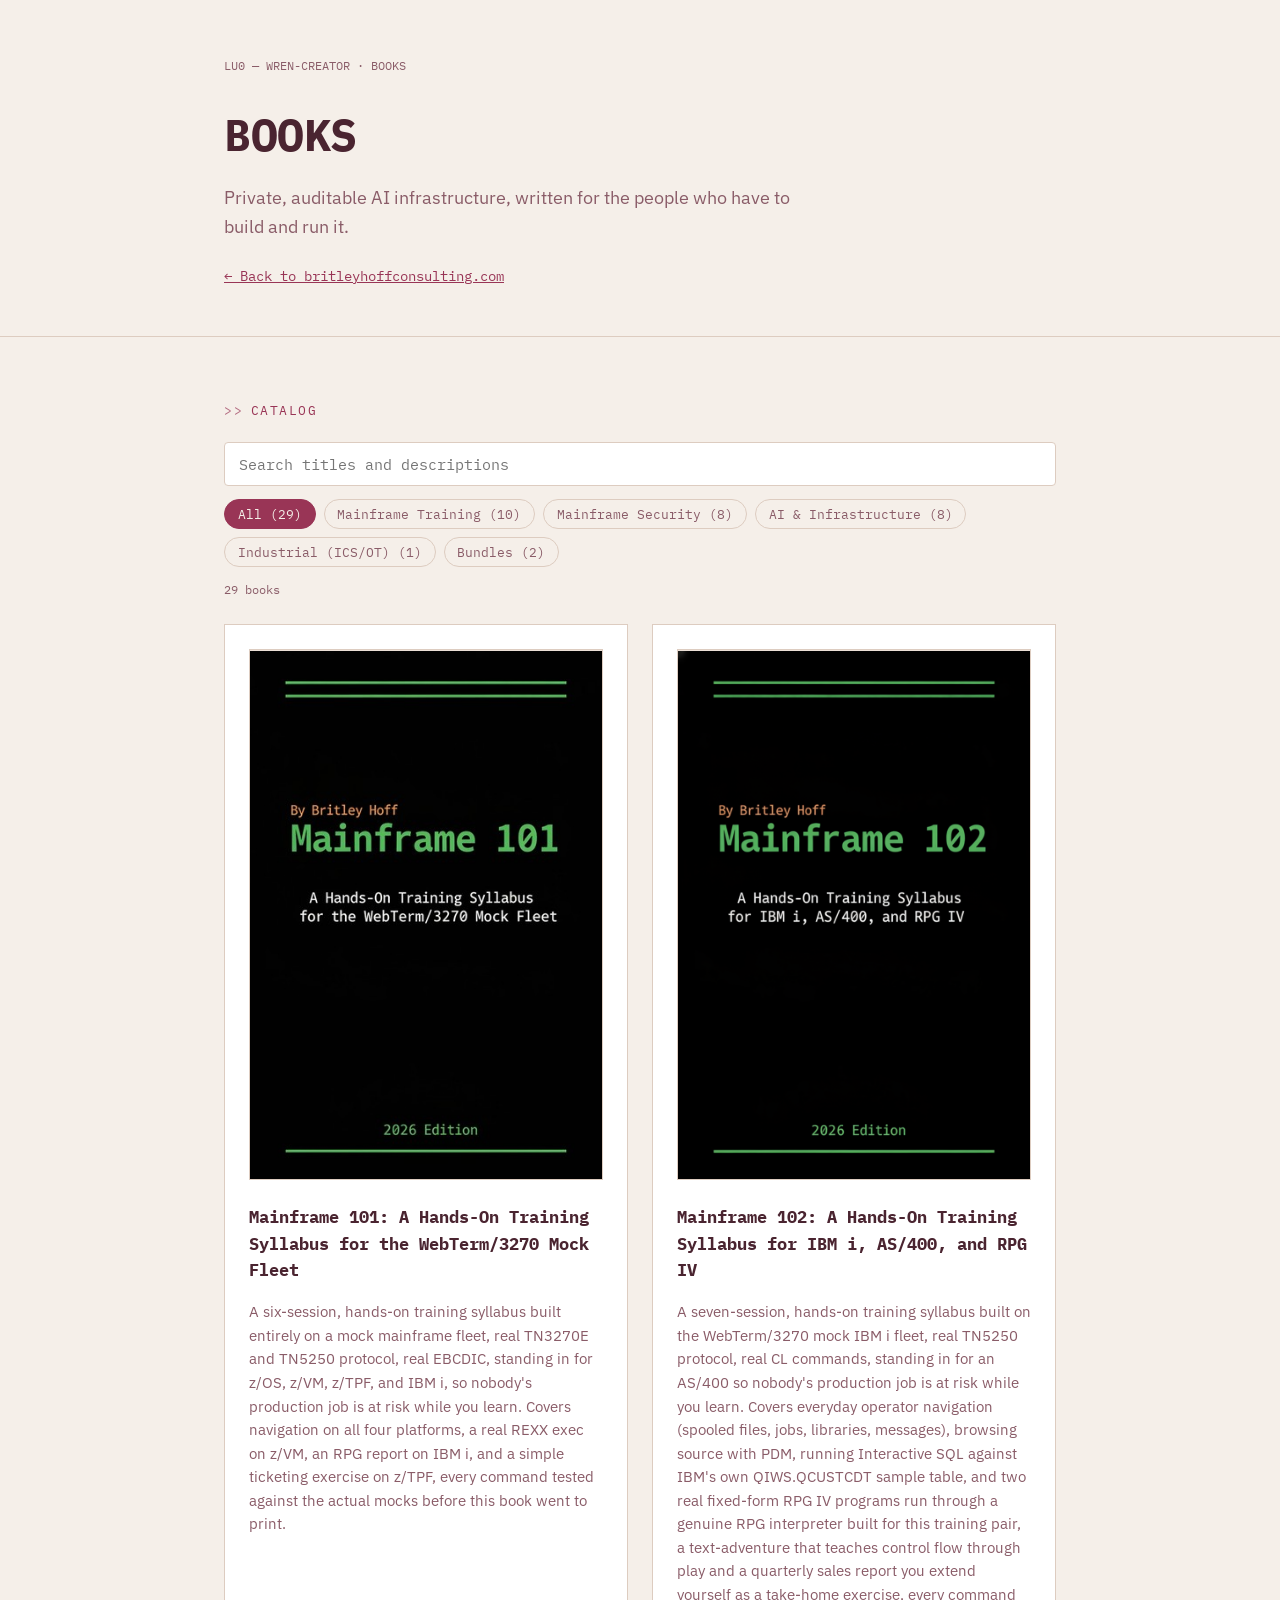
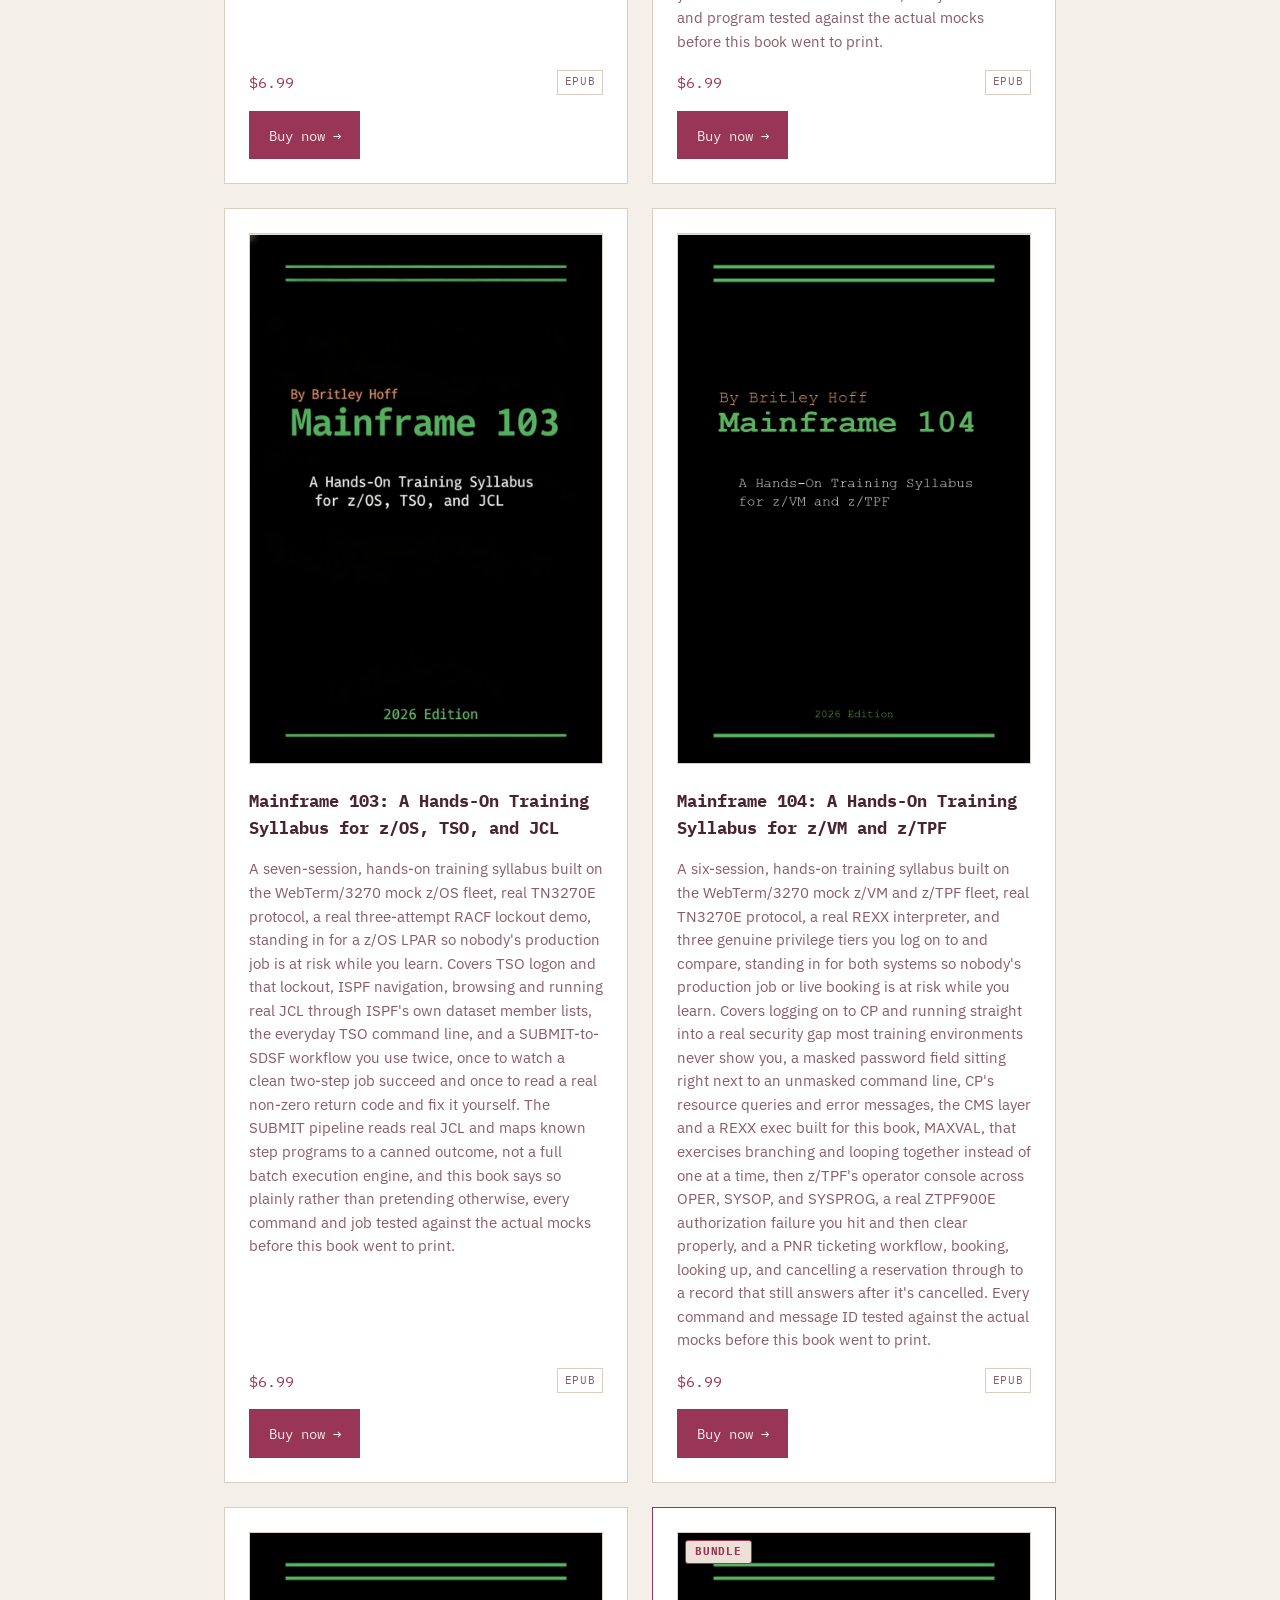
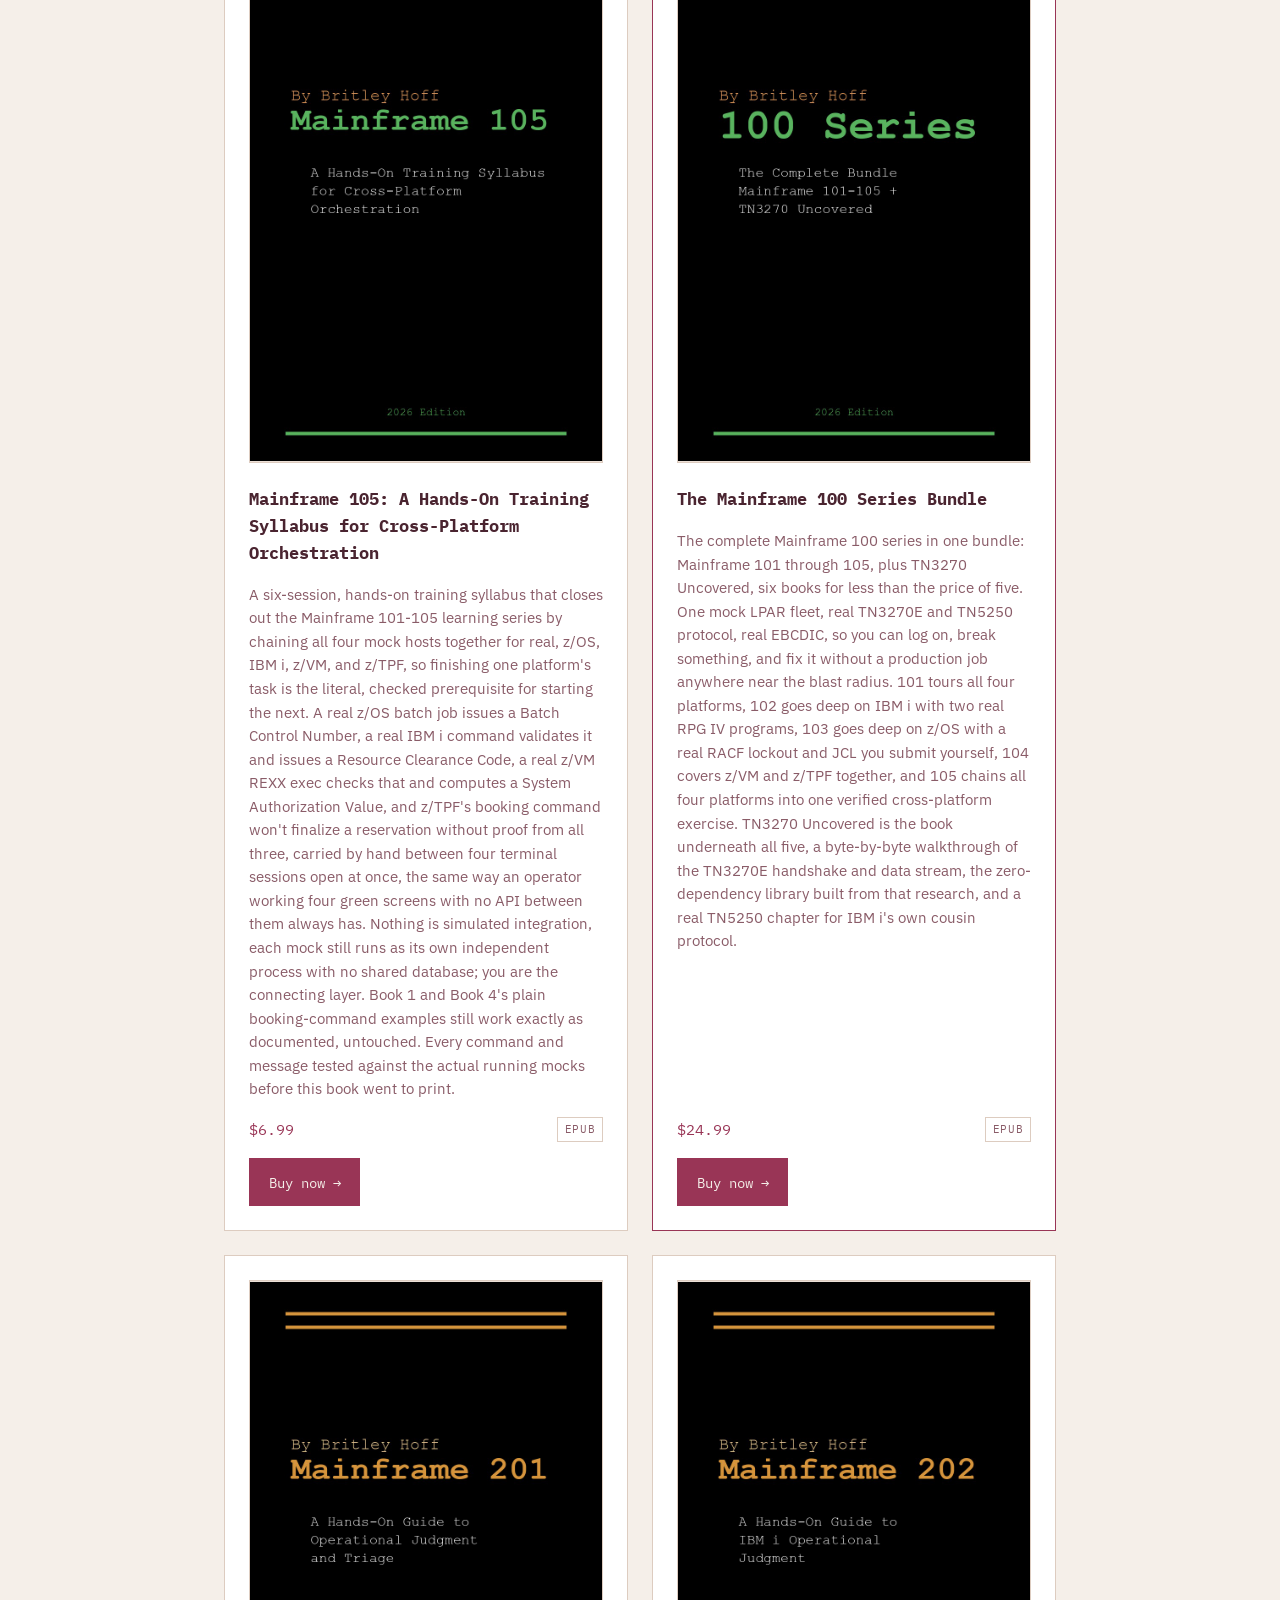
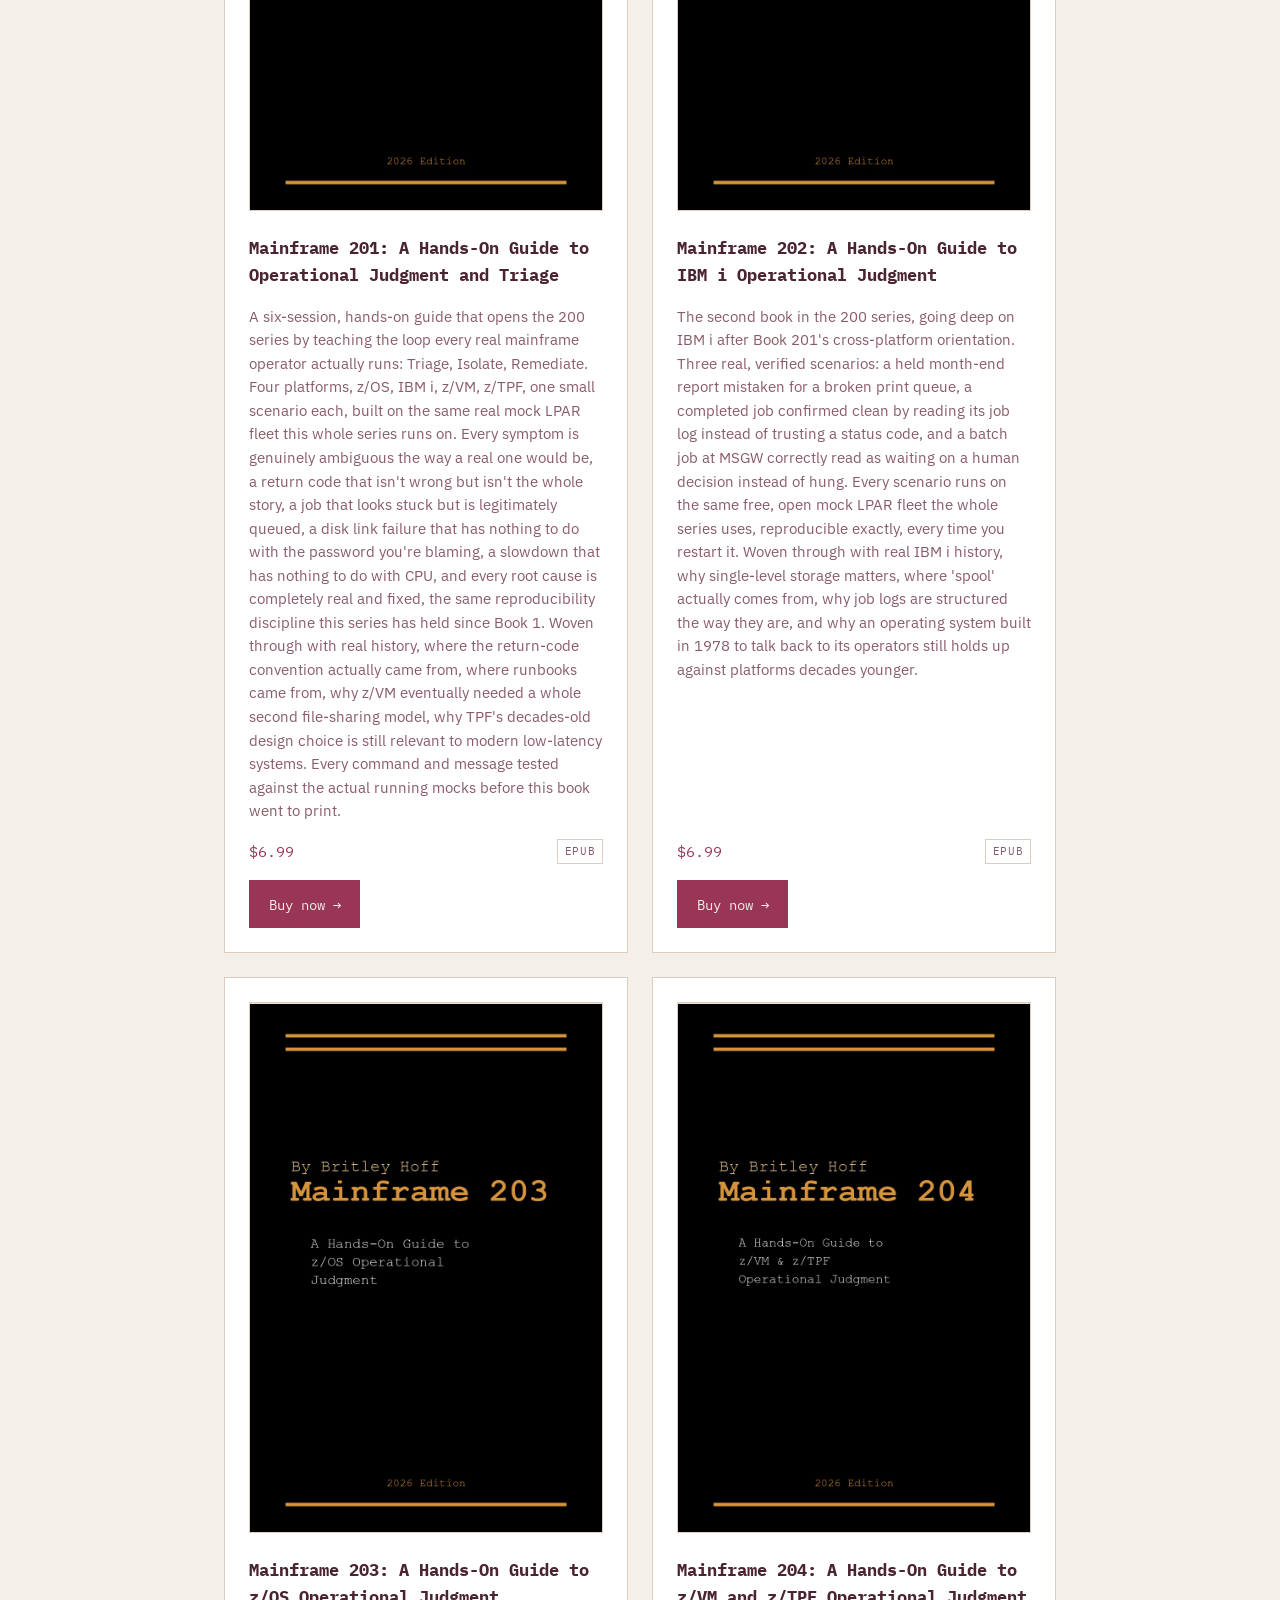
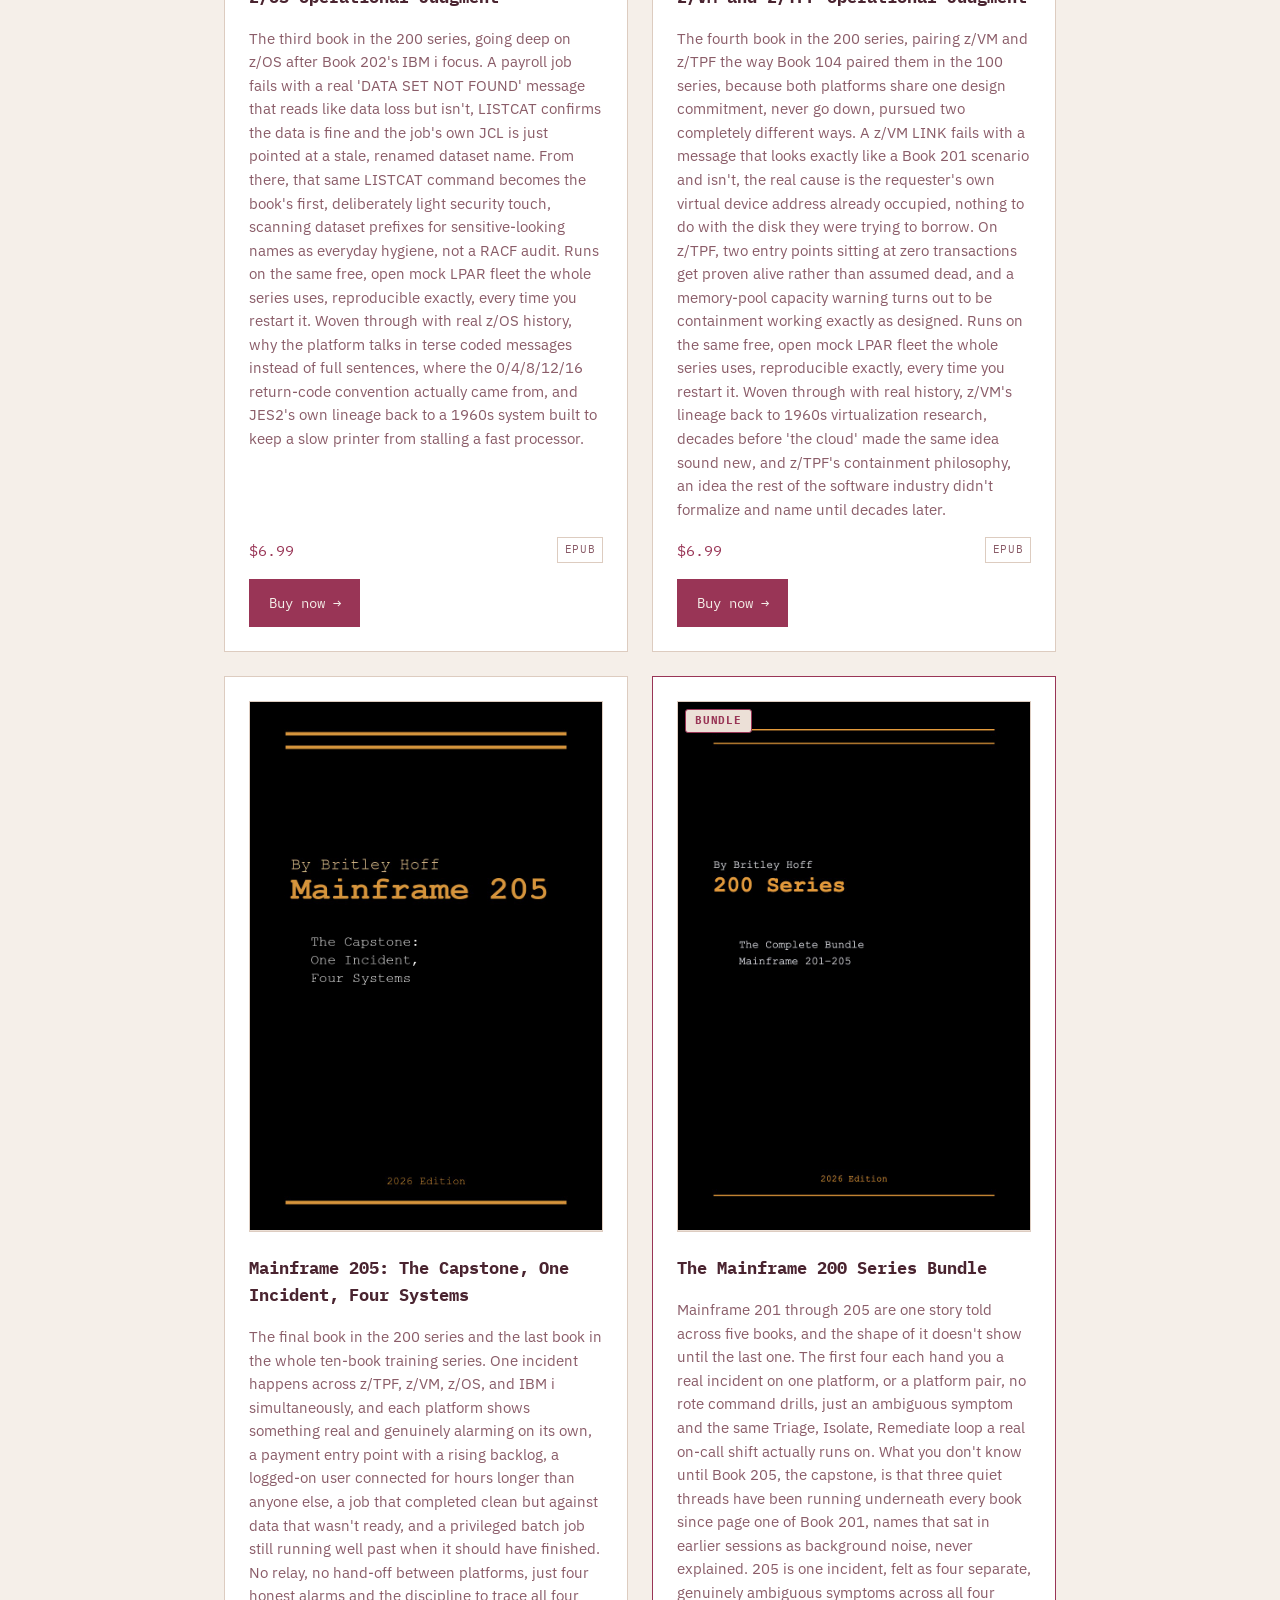
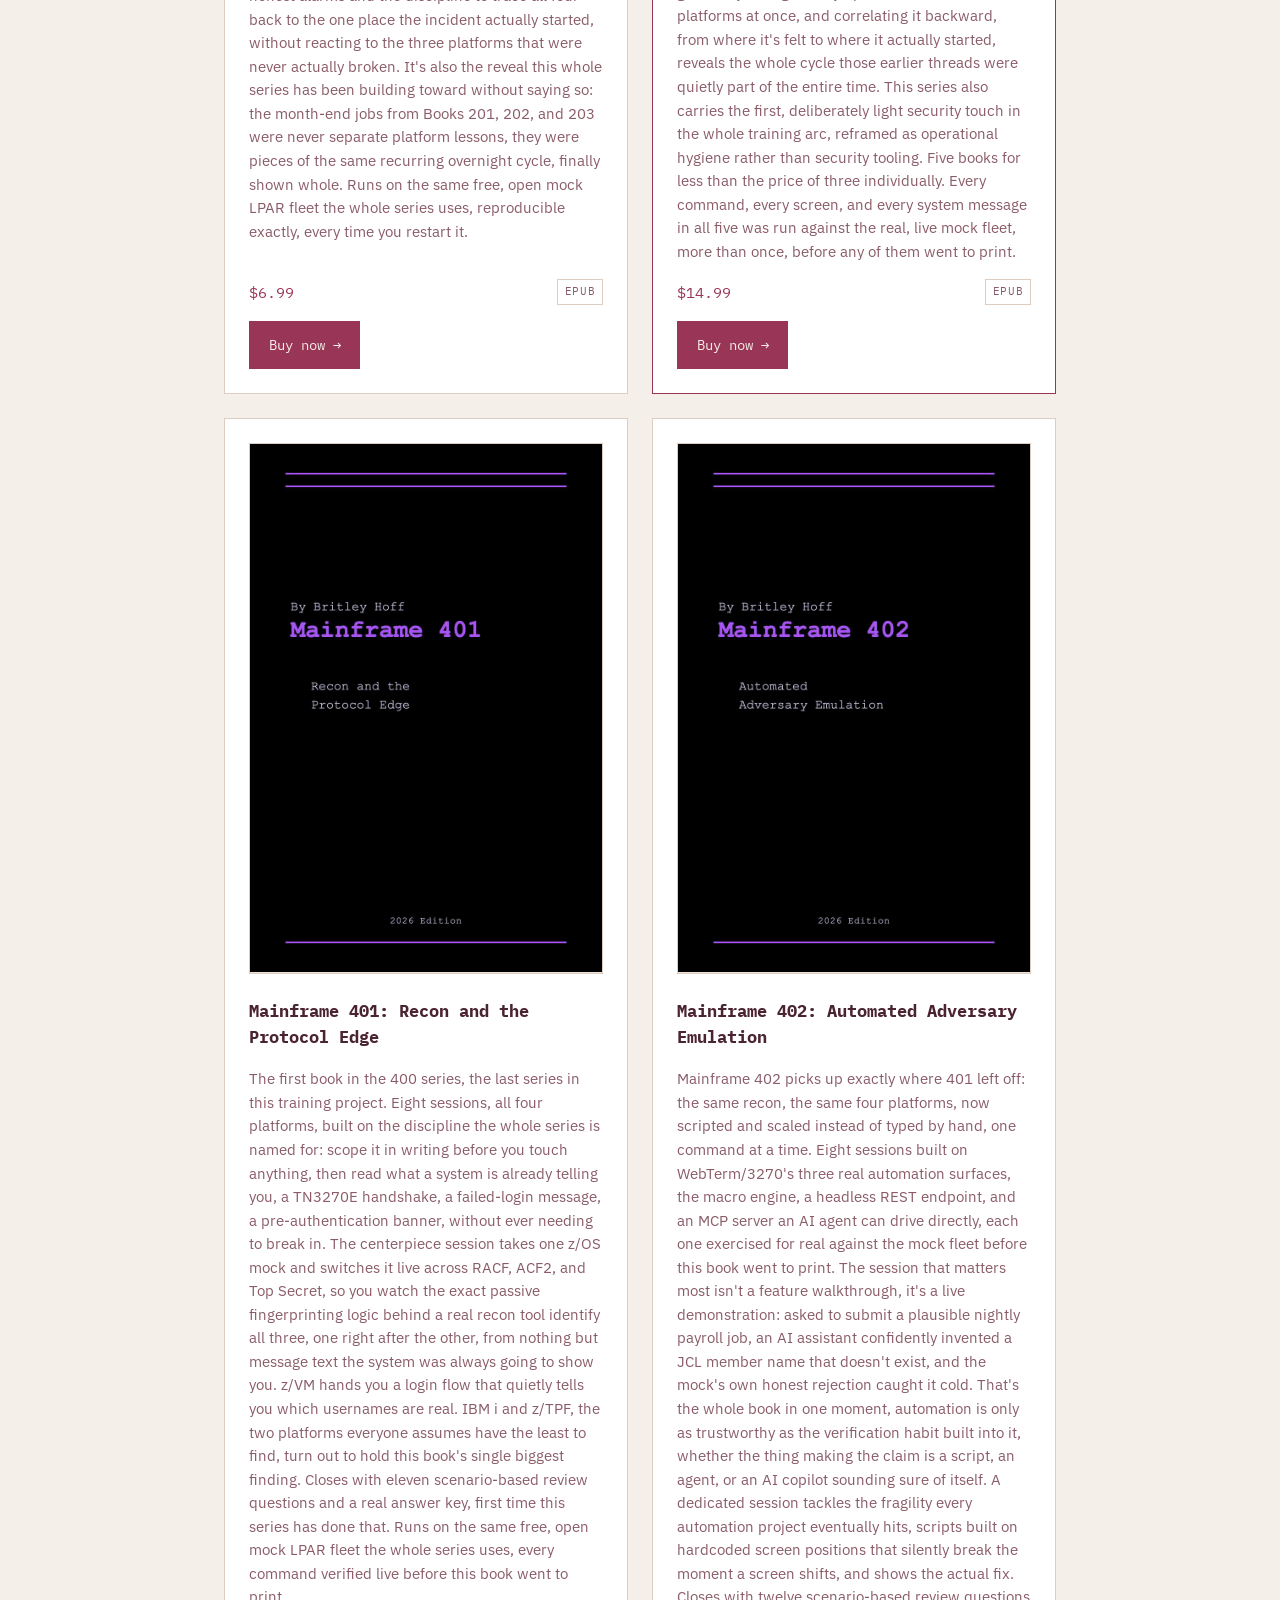
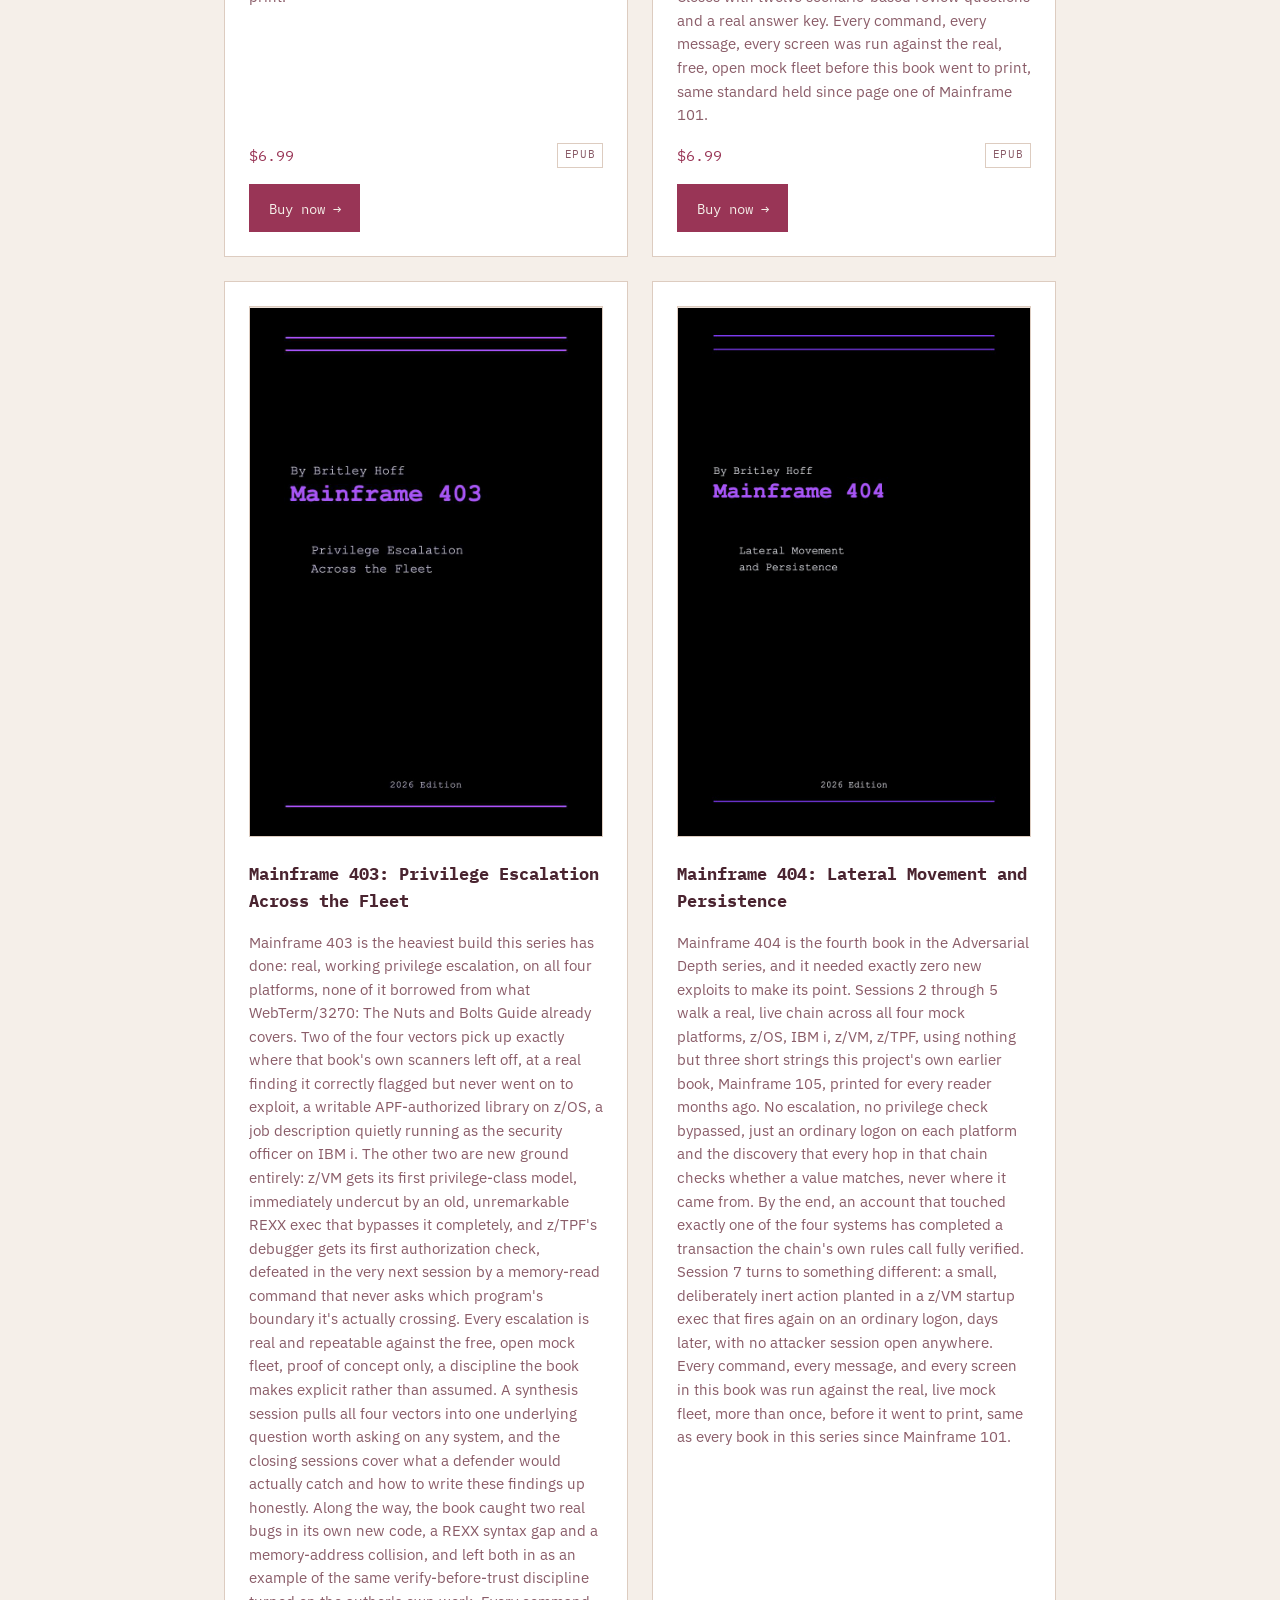
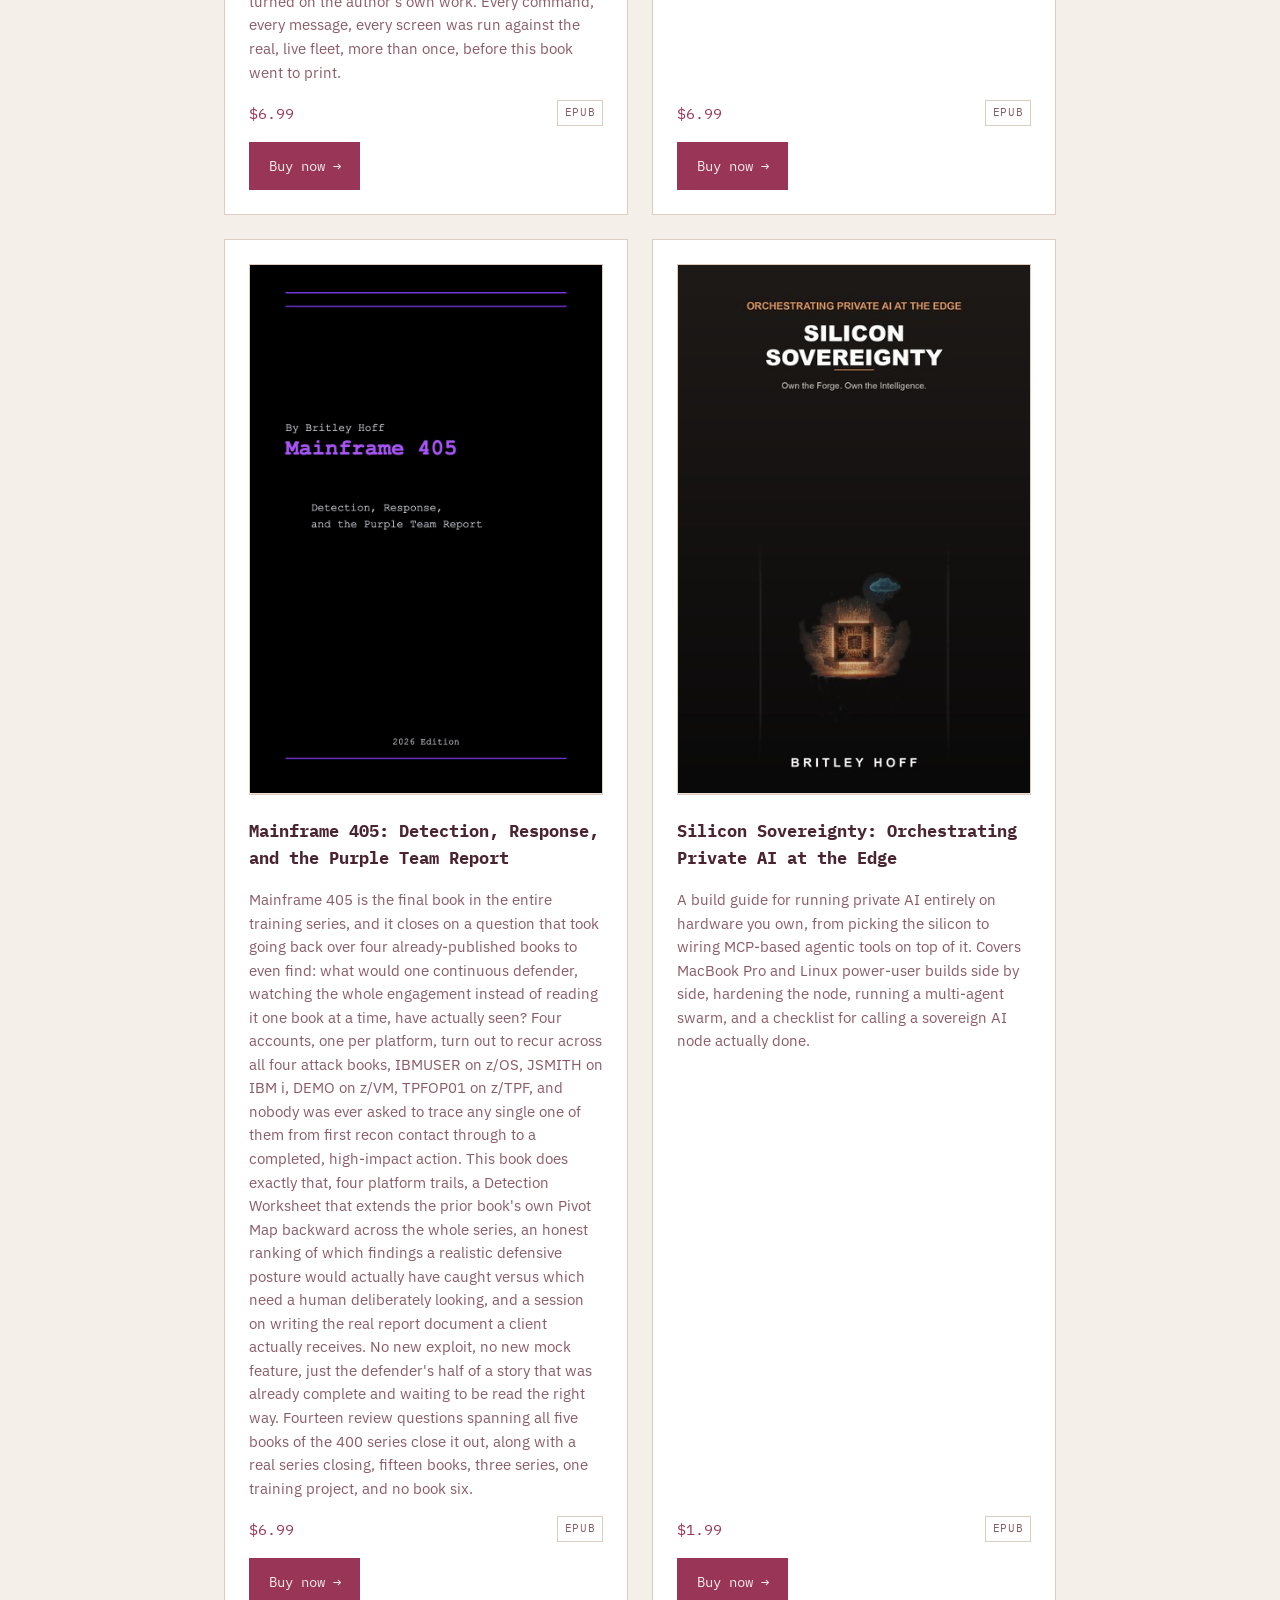
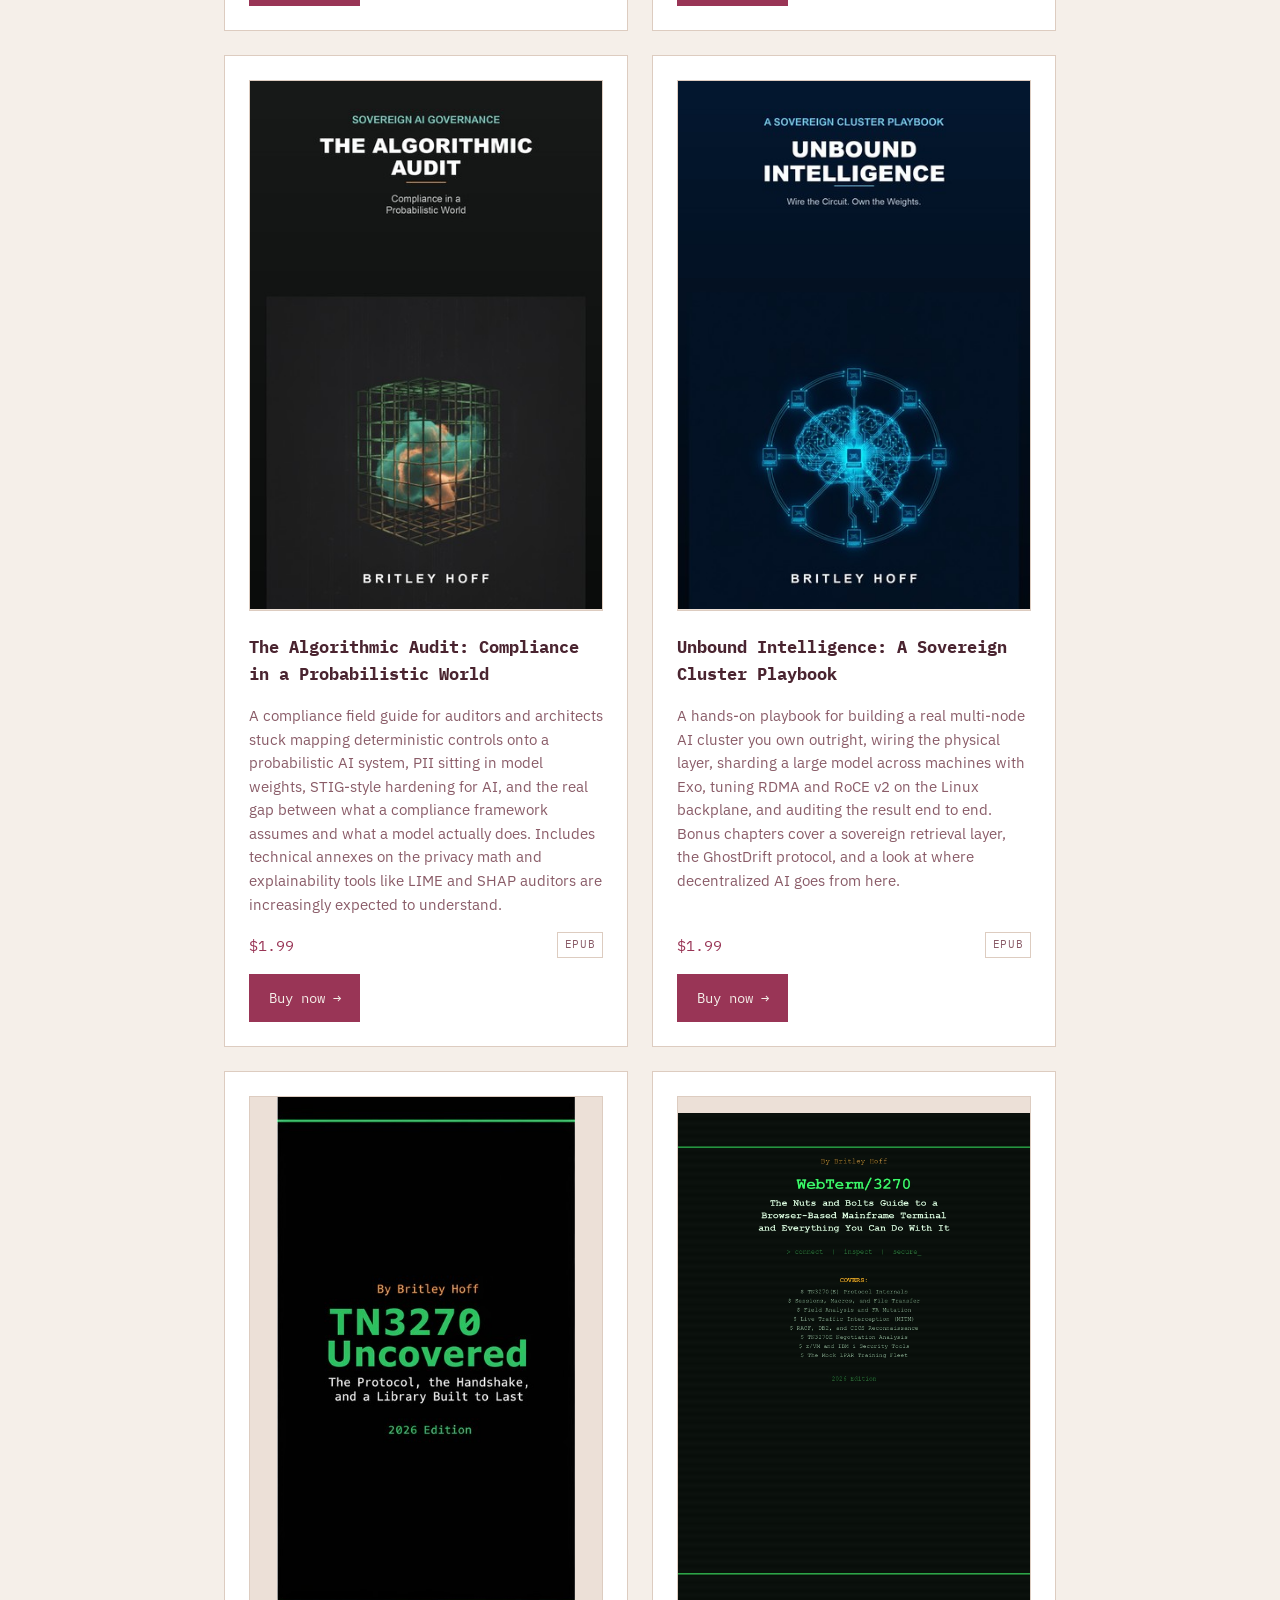
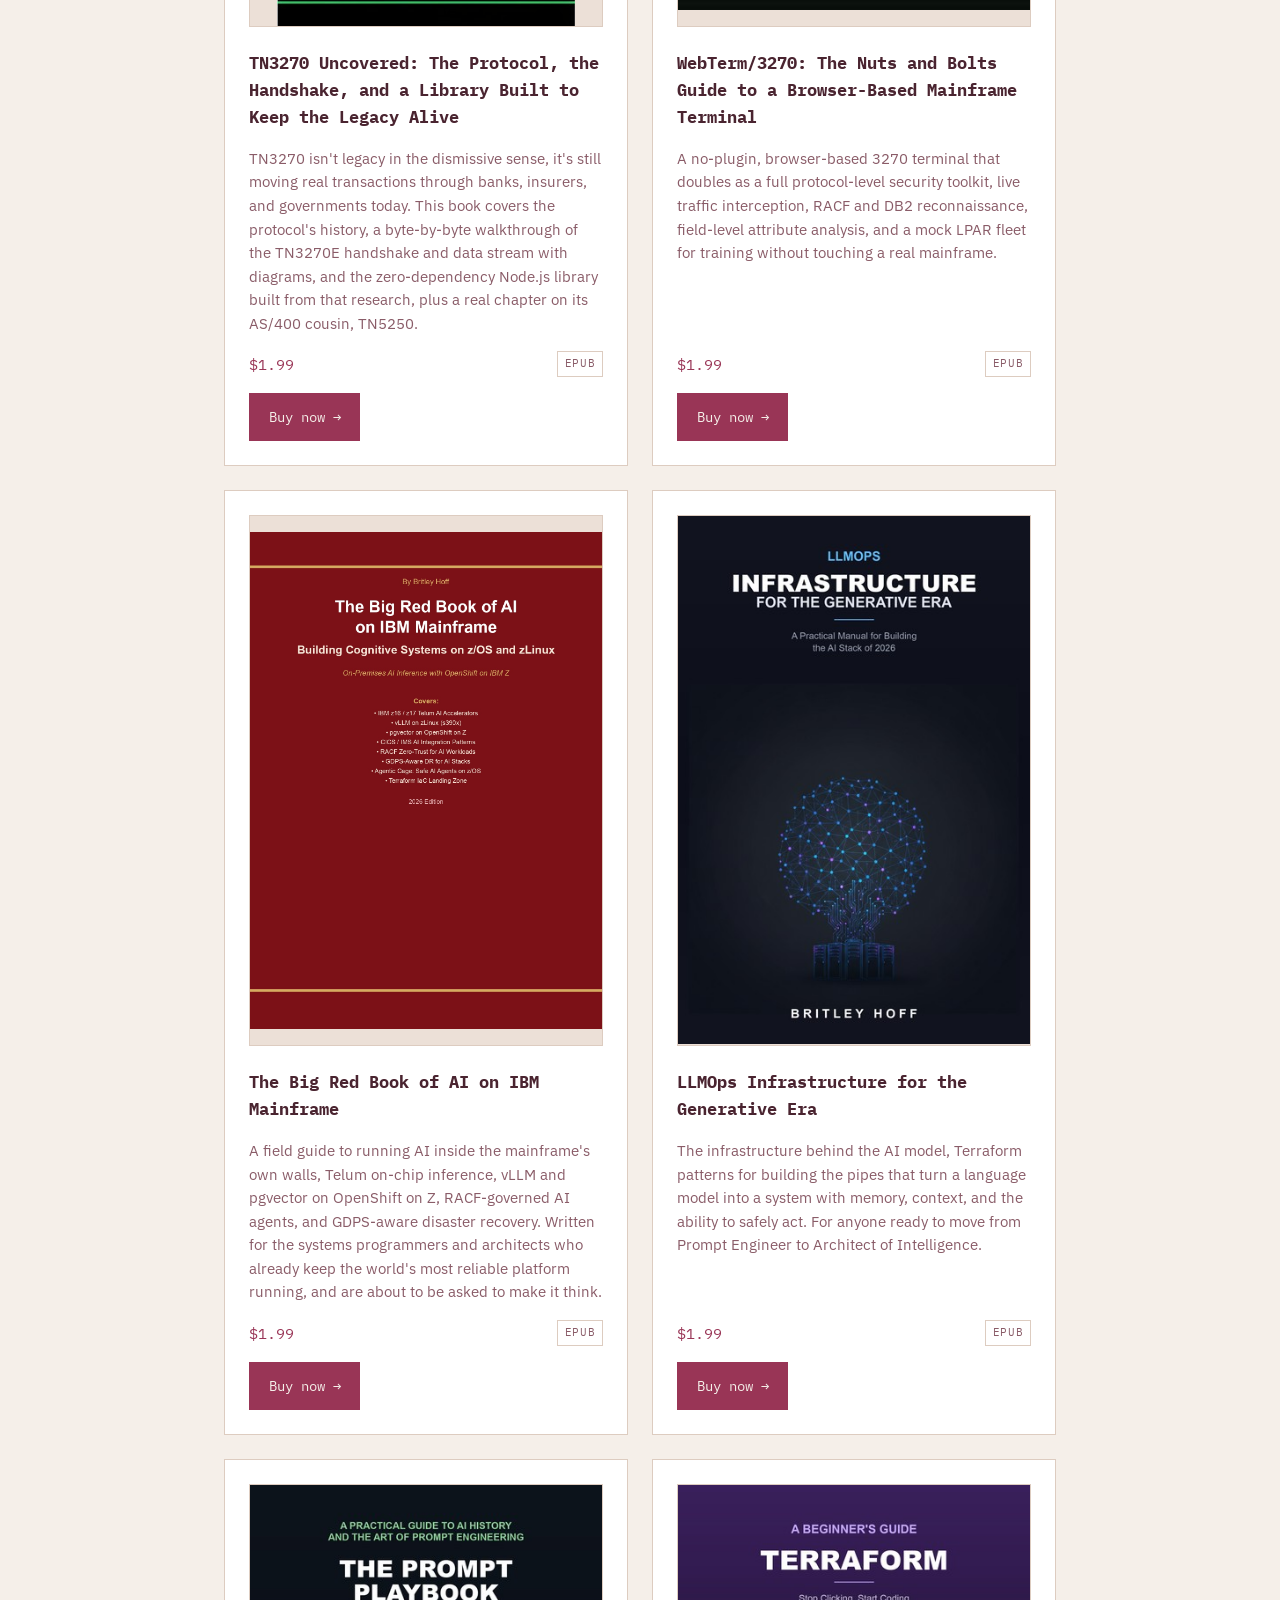
<file: index.html>
<!doctype html>
<html lang="en">
<head>
<meta charset="utf-8">
<meta name="viewport" content="width=device-width, initial-scale=1">
<title>Books — Britley Hoff</title>
<meta name="description" content="Books on private, auditable AI infrastructure by Britley Hoff. Direct sales, no app-store cut.">
<link rel="stylesheet" href="styles.css">
</head>
<body>

<header class="hero-lite">
  <div class="wrap">
    <div class="session-tag">LU0 — WREN-CREATOR · BOOKS</div>
    <h1>BOOKS</h1>
    <p class="tagline">Private, auditable AI infrastructure, written for the people who have to build and run it.</p>
    <a class="back" href="https://britleyhoffconsulting.com" target="_blank" rel="noopener">&larr; Back to britleyhoffconsulting.com</a>
  </div>
</header>

<section id="books">
  <div class="wrap">
    <p class="eyebrow">Catalog</p>
    <div class="catalog-controls">
      <input id="search" class="search" type="search" placeholder="Search titles and descriptions" aria-label="Search books" autocomplete="off">
      <div class="pills" id="pills" role="group" aria-label="Filter by category"></div>
      <p class="result-count" id="result-count" aria-live="polite"></p>
    </div>
    <div class="book-grid" id="book-grid"></div>
    <p class="no-results" id="no-results" hidden>No books match that. Clear the search or pick All.</p>
  </div>
</section>

<footer>
  <div class="status-line">
    <div>
      <a href="mailto:britleyhoff@britleyhoffconsulting.com">britleyhoff@britleyhoffconsulting.com</a>
      <span class="sep">·</span>
      <a href="https://github.com/wren-creator" target="_blank" rel="noopener">github.com/wren-creator</a>
      <span class="sep">·</span>
      <a href="https://linkedin.com/in/britley-h-2a429811" target="_blank" rel="noopener">linkedin.com/in/britley-h-2a429811</a>
    </div>
    <div><span class="status-ready">SESSION READY</span></div>
  </div>
</footer>

<script>
  // The host caches files for 10 minutes. A per-minute query string on the catalog
  // makes browsers and the CDN fetch a fresh copy, so a new title shows up within a minute.
  const loader = document.createElement('script');
  loader.src = 'data/books.js?v=' + Math.floor(Date.now() / 60000);
  loader.onload = init;
  loader.onerror = () => {
    document.getElementById('no-results').textContent = 'The catalog did not load. Reload the page.';
    document.getElementById('no-results').hidden = false;
  };
  document.body.appendChild(loader);

  function init() {
    const NEW_DAYS = 7;
    const CATEGORIES = ['Mainframe Training', 'Mainframe Security', 'AI & Infrastructure', 'Industrial (ICS/OT)', 'Bundles'];
    const grid = document.getElementById('book-grid');
    const pillBox = document.getElementById('pills');
    const searchBox = document.getElementById('search');
    const countEl = document.getElementById('result-count');
    const noResults = document.getElementById('no-results');
    const esc = (s) => s.replace(/&/g, '&amp;').replace(/</g, '&lt;').replace(/>/g, '&gt;').replace(/"/g, '&quot;');
    const isNew = (book) => book.added && (Date.now() - new Date(book.added + 'T00:00:00').getTime()) <= NEW_DAYS * 86400000;

    let activeCategory = 'All';

    const cards = BOOKS.map((book) => {
      const card = document.createElement('div');
      card.className = 'book-card' + (book.category === 'Bundles' ? ' bundle' : '');
      card.innerHTML = `
        <div class="cover-wrap">
          <img class="cover" src="${book.cover}" alt="${esc(book.title)} cover">
          ${isNew(book) ? '<span class="badge-new">New</span>' : ''}
          ${book.category === 'Bundles' ? '<span class="badge-bundle">Bundle</span>' : ''}
        </div>
        <h2>${book.title}</h2>
        <p class="summary">${book.summary}</p>
        <div class="meta">
          <span class="price">${book.price}</span>
          <div class="formats">${book.formats.map(f => `<span>${f}</span>`).join('')}</div>
        </div>
        <a class="btn" href="${book.gumroadUrl}" target="_blank" rel="noopener">Buy now &rarr;</a>
      `;
      grid.appendChild(card);
      return { book, card, title: book.title.toLowerCase(), category: (book.category || '').toLowerCase(), summary: book.summary.toLowerCase() };
    });

    ['All', ...CATEGORIES].forEach((name) => {
      const count = name === 'All' ? BOOKS.length : BOOKS.filter(b => b.category === name).length;
      if (!count) return;
      const btn = document.createElement('button');
      btn.type = 'button';
      btn.className = 'pill';
      btn.dataset.category = name;
      btn.setAttribute('aria-pressed', name === 'All');
      btn.textContent = `${name} (${count})`;
      btn.addEventListener('click', () => { activeCategory = name; render(); });
      pillBox.appendChild(btn);
    });

    function render() {
      const q = searchBox.value.trim().toLowerCase();
      let shown = 0;
      const scored = cards.map((c, i) => {
        // Bundles only appear under All and Bundles, so they do not break up a series.
        const inCategory = activeCategory === 'All' || c.book.category === activeCategory;
        let score = 0;
        if (!q) score = 1;
        else {
          if (c.title.includes(q)) score = 3;
          else if (c.category.includes(q)) score = 2;
          else if (c.summary.includes(q)) score = 1;
        }
        return { c, i, score: inCategory ? score : 0 };
      });
      scored.forEach(({ c, score }) => {
        c.card.hidden = score === 0;
        if (score) shown++;
      });
      // With a search term, best title matches first; otherwise keep the catalog order.
      if (q) scored.filter(s => s.score).sort((a, b) => b.score - a.score || a.i - b.i)
        .forEach(({ c }) => grid.appendChild(c.card));
      else cards.forEach(c => grid.appendChild(c.card));
      pillBox.querySelectorAll('.pill').forEach(p => p.setAttribute('aria-pressed', p.dataset.category === activeCategory));
      countEl.textContent = (q || activeCategory !== 'All') ? `${shown} of ${BOOKS.length} books` : `${BOOKS.length} books`;
      noResults.hidden = shown !== 0;
    }

    searchBox.addEventListener('input', render);
    render();
  }
</script>

</body>
</html>
</file>
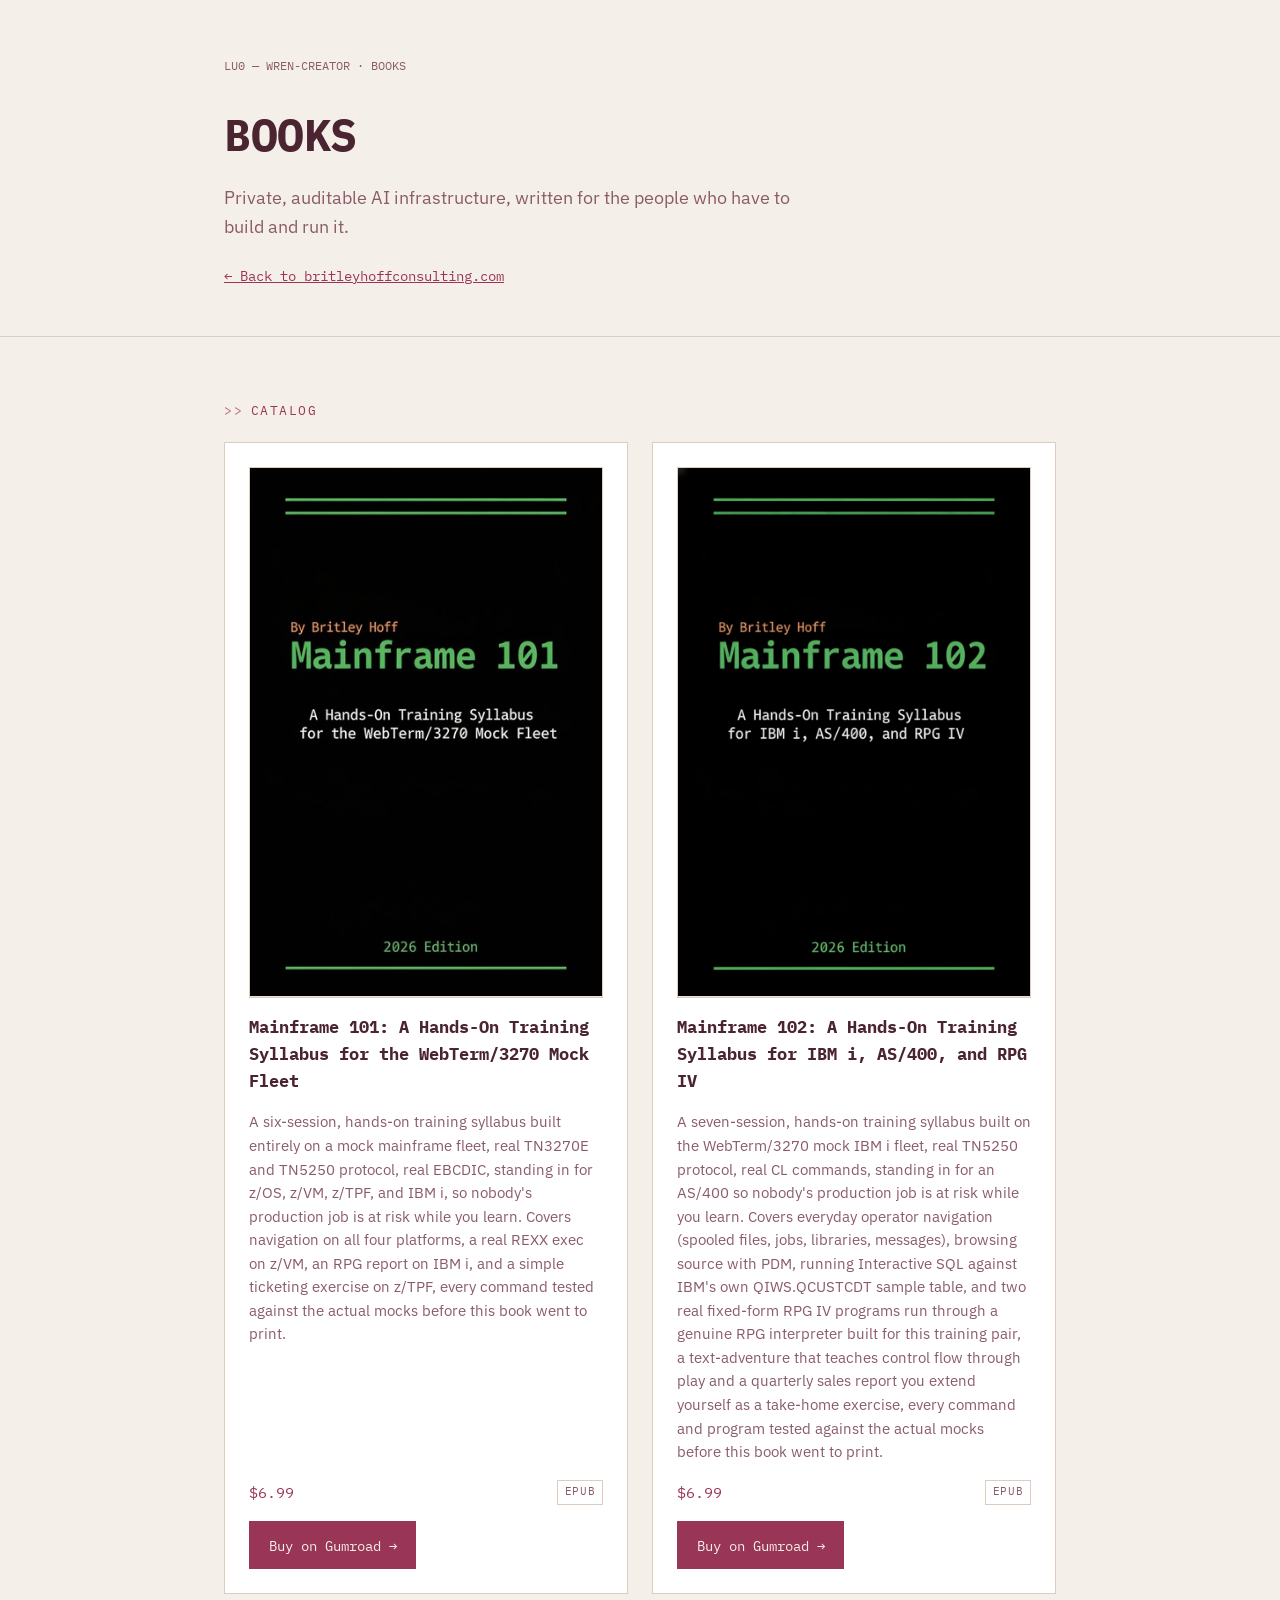
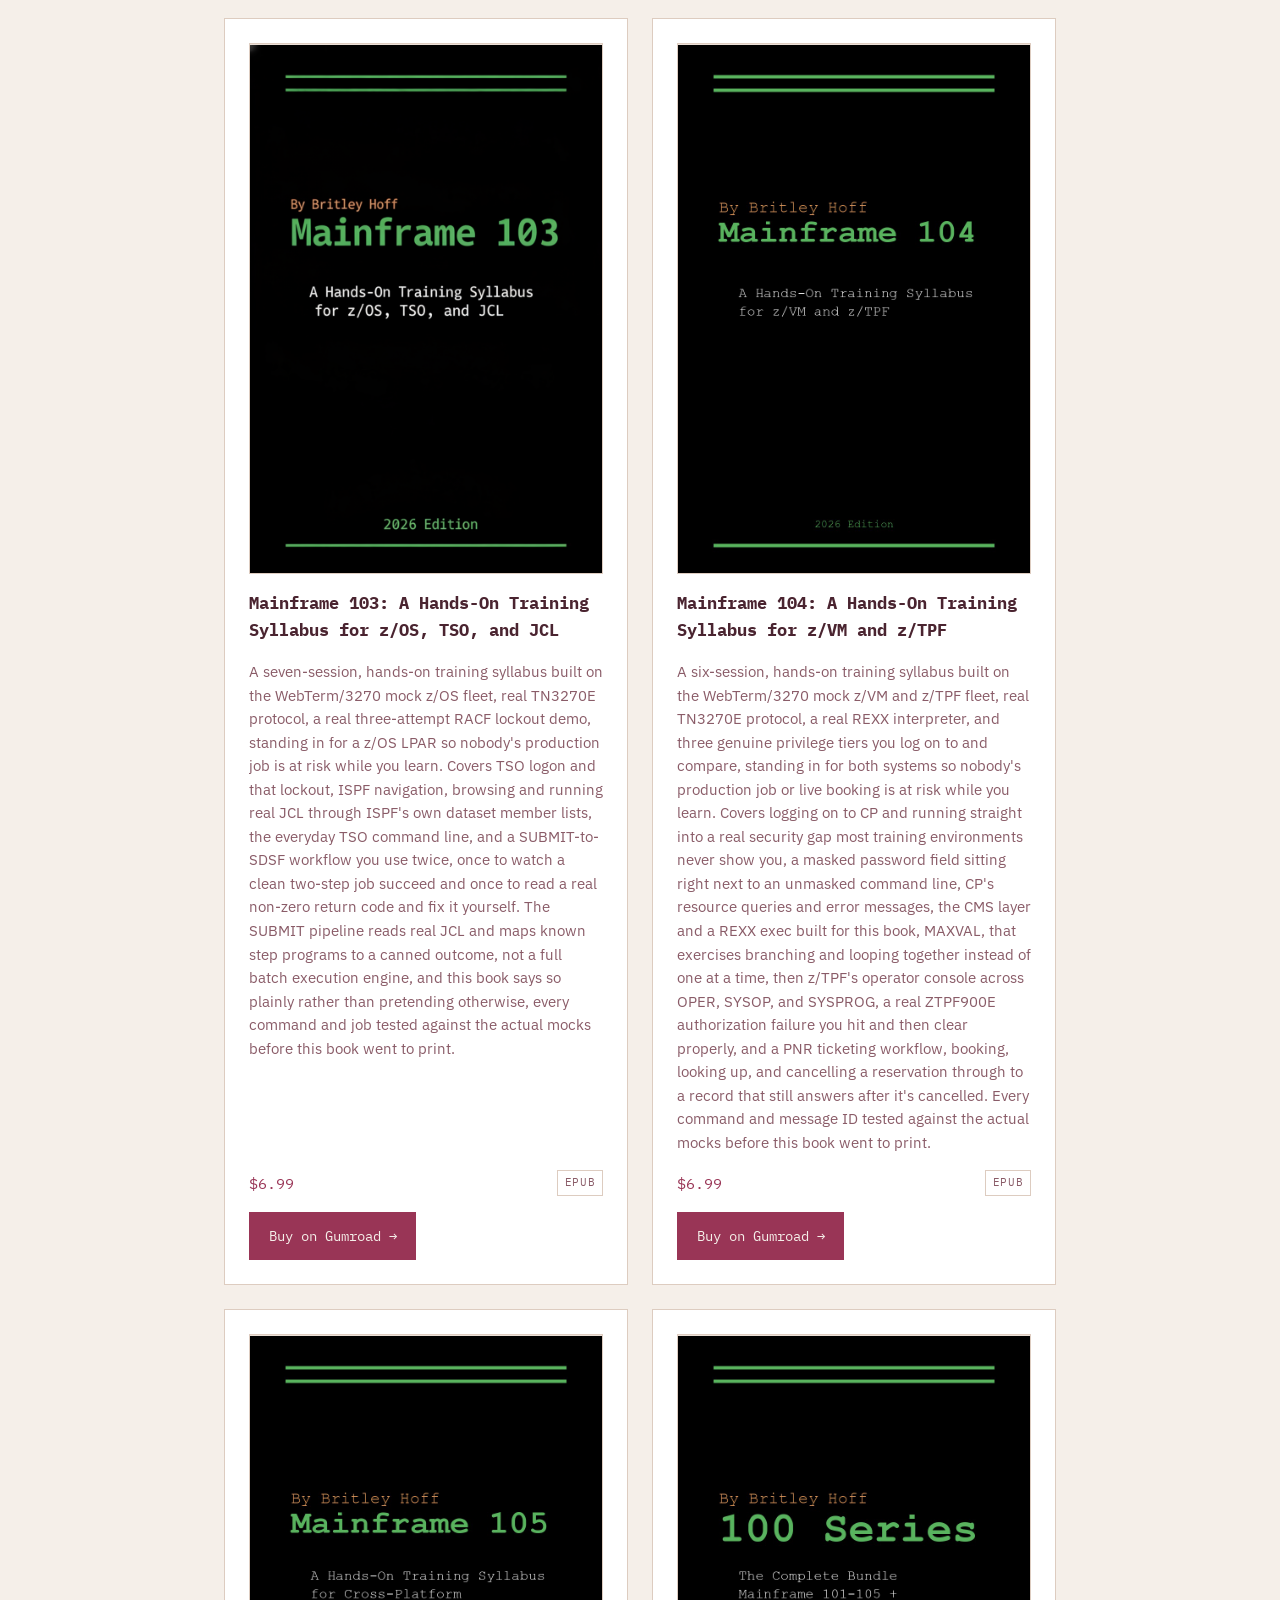
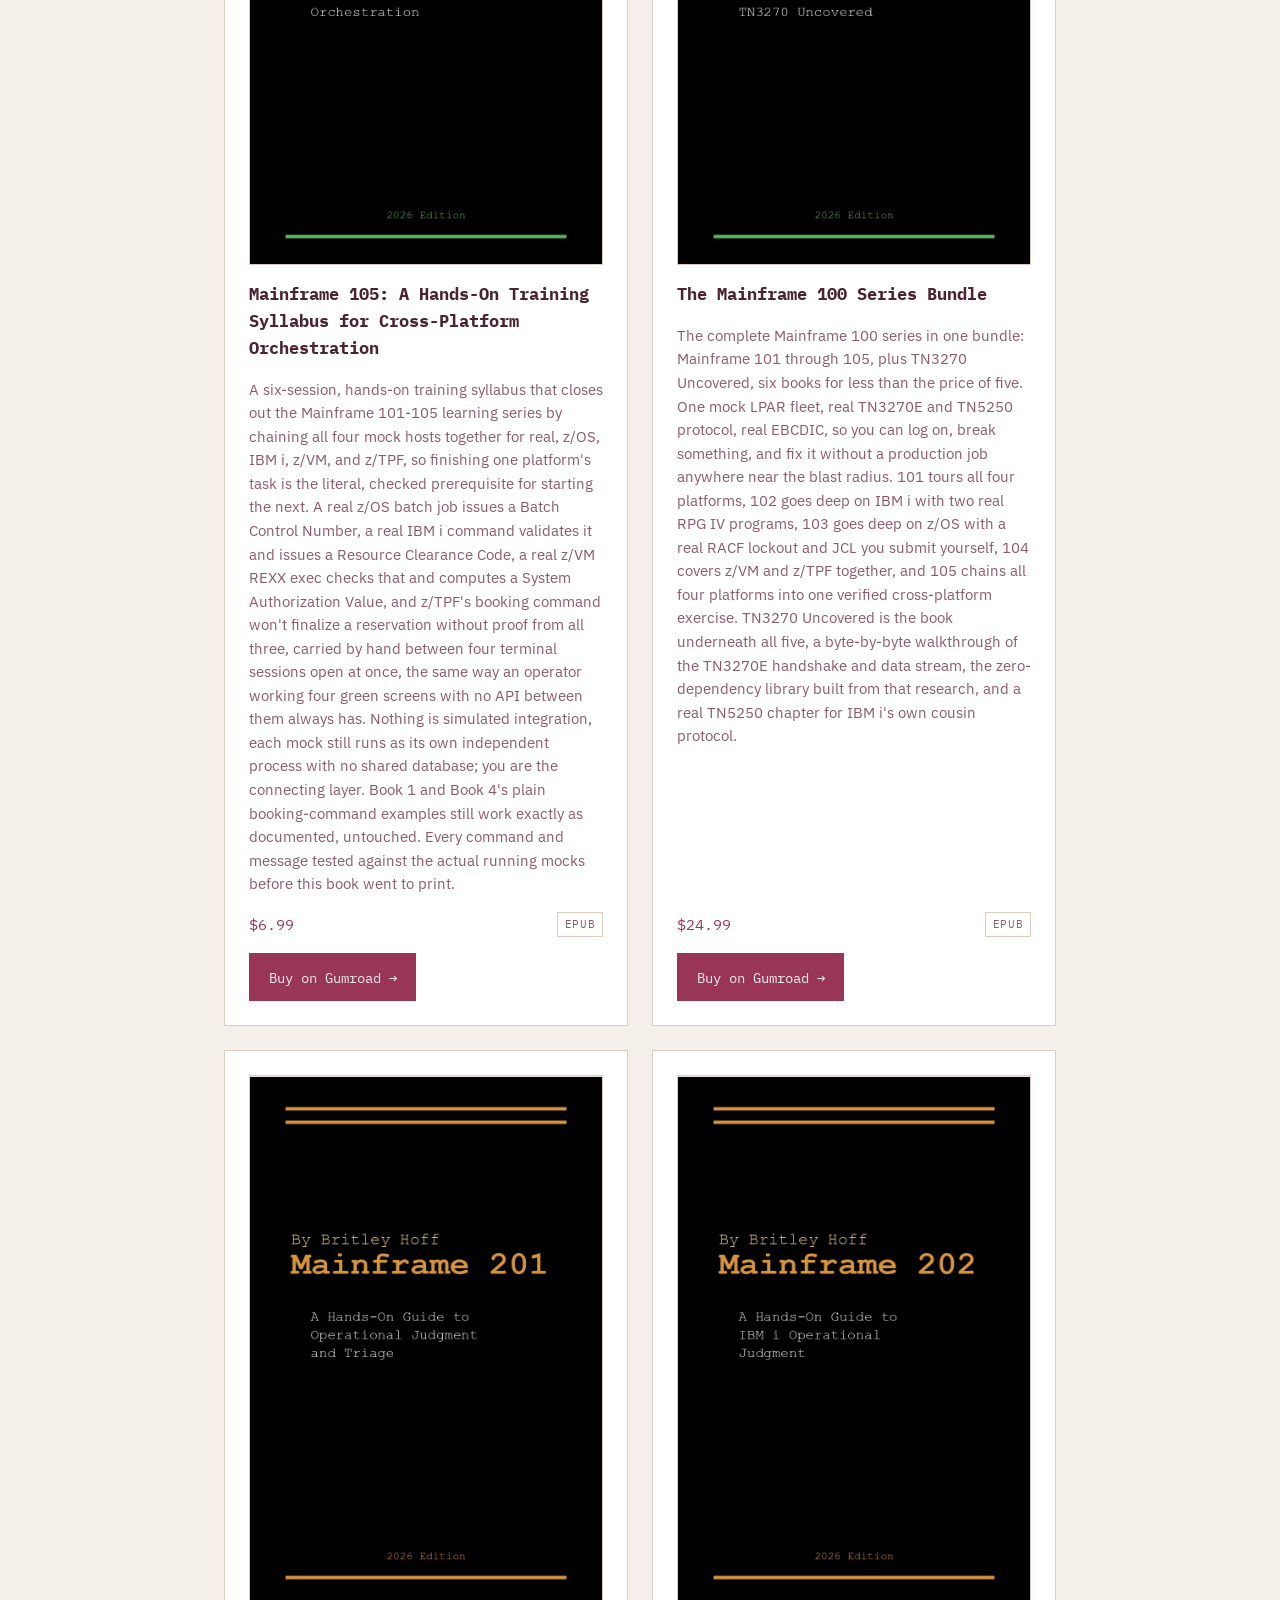
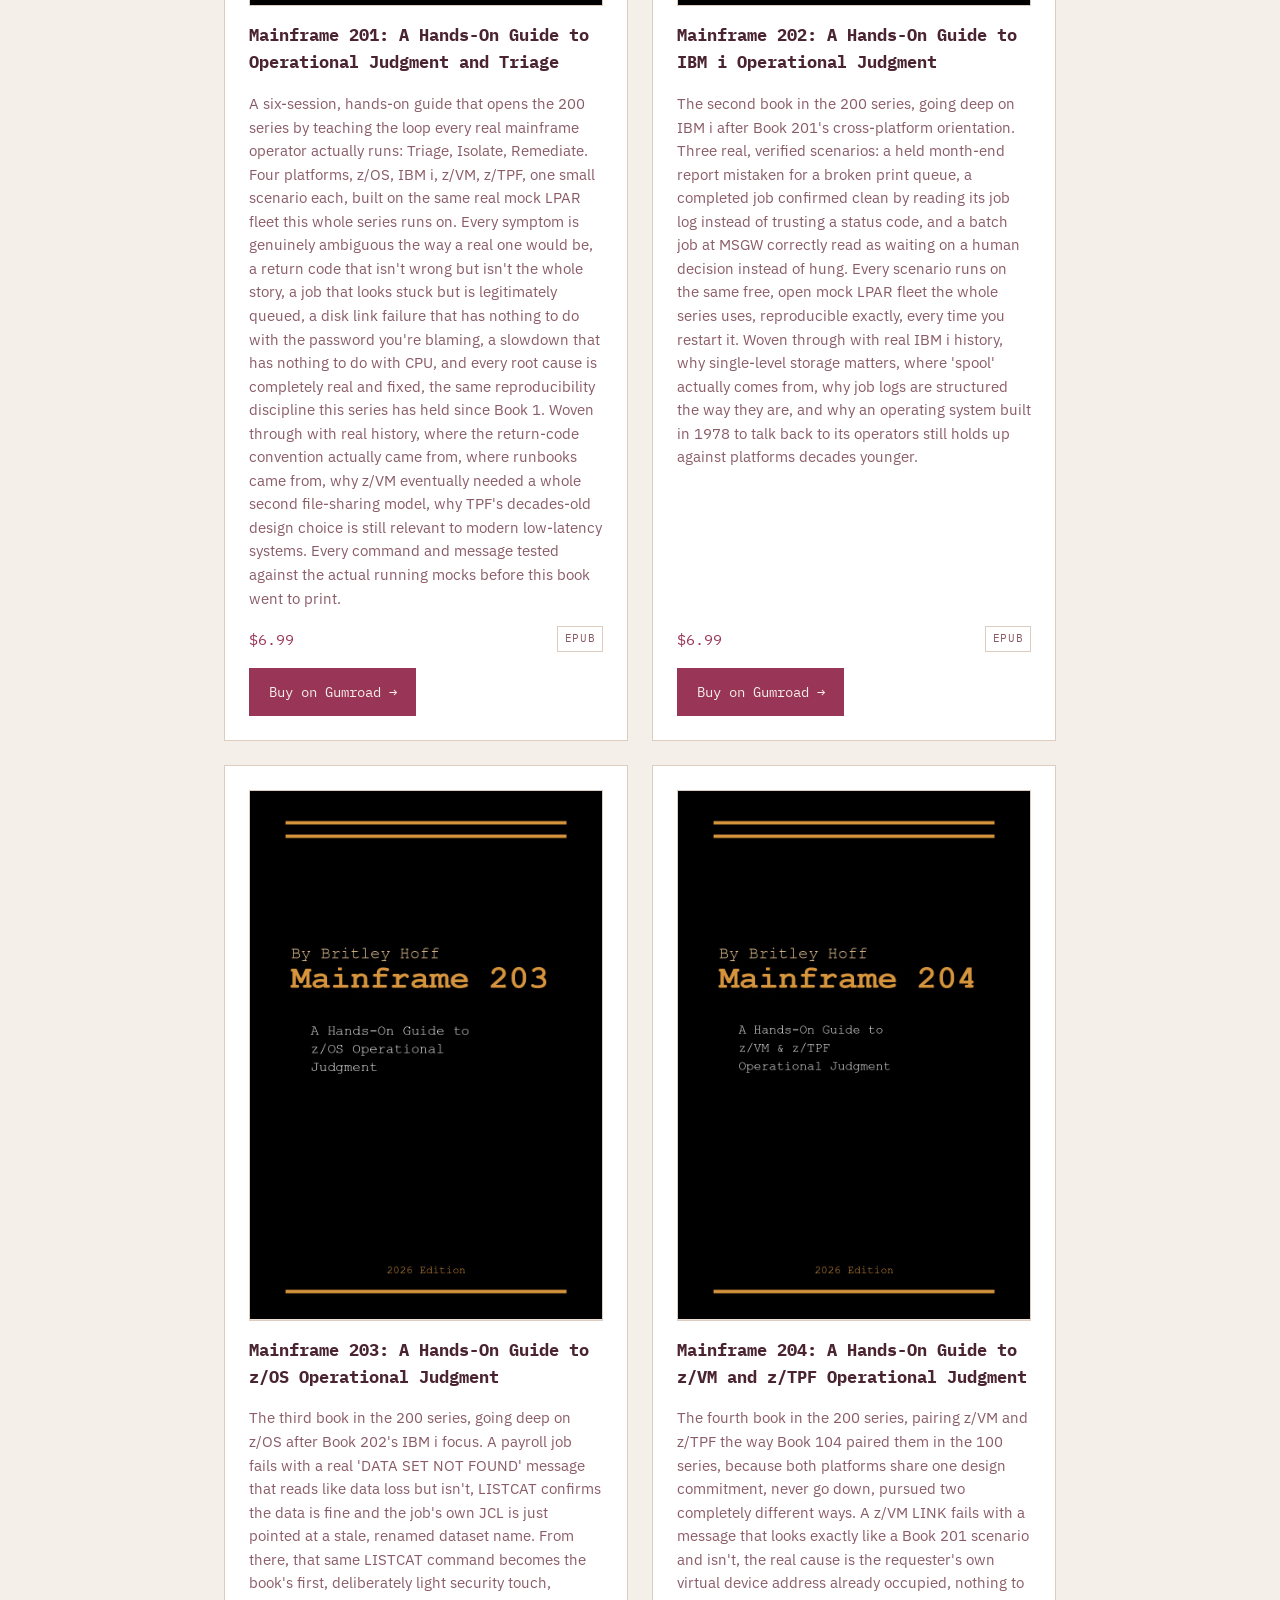
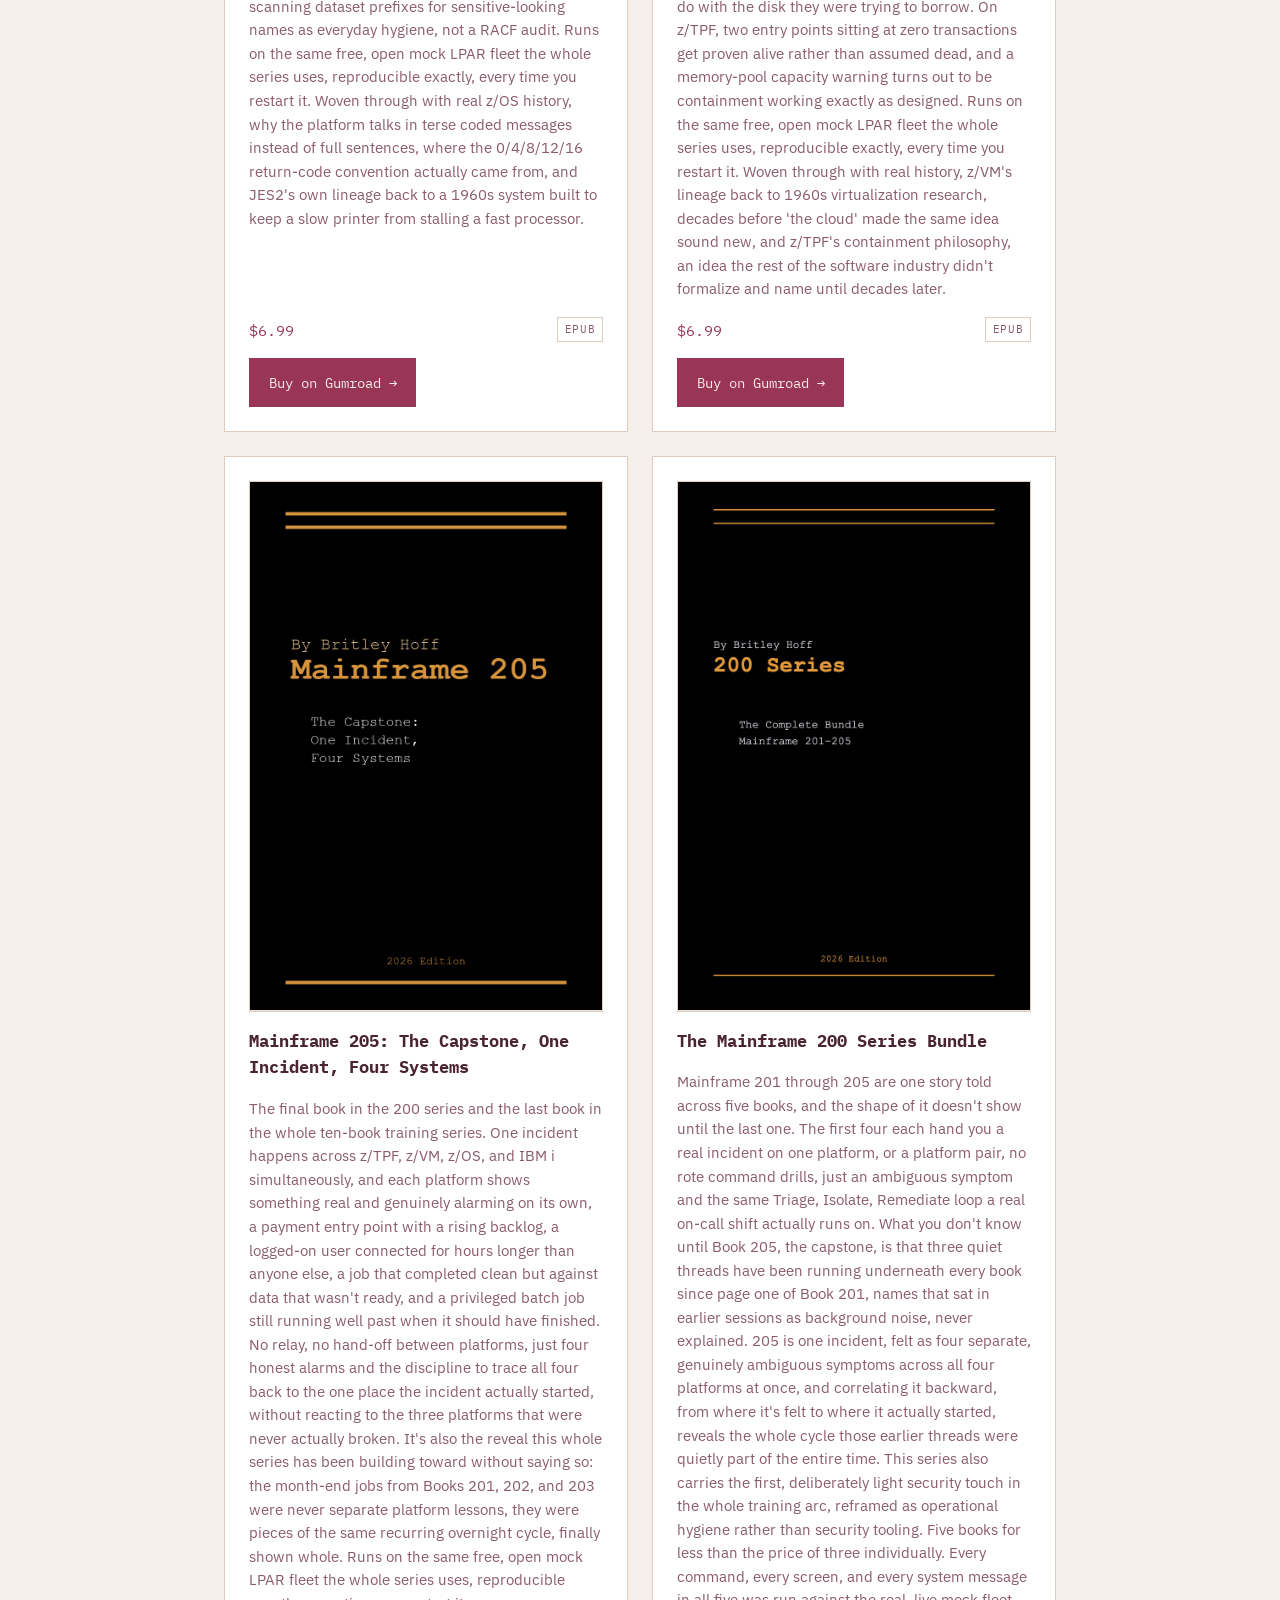
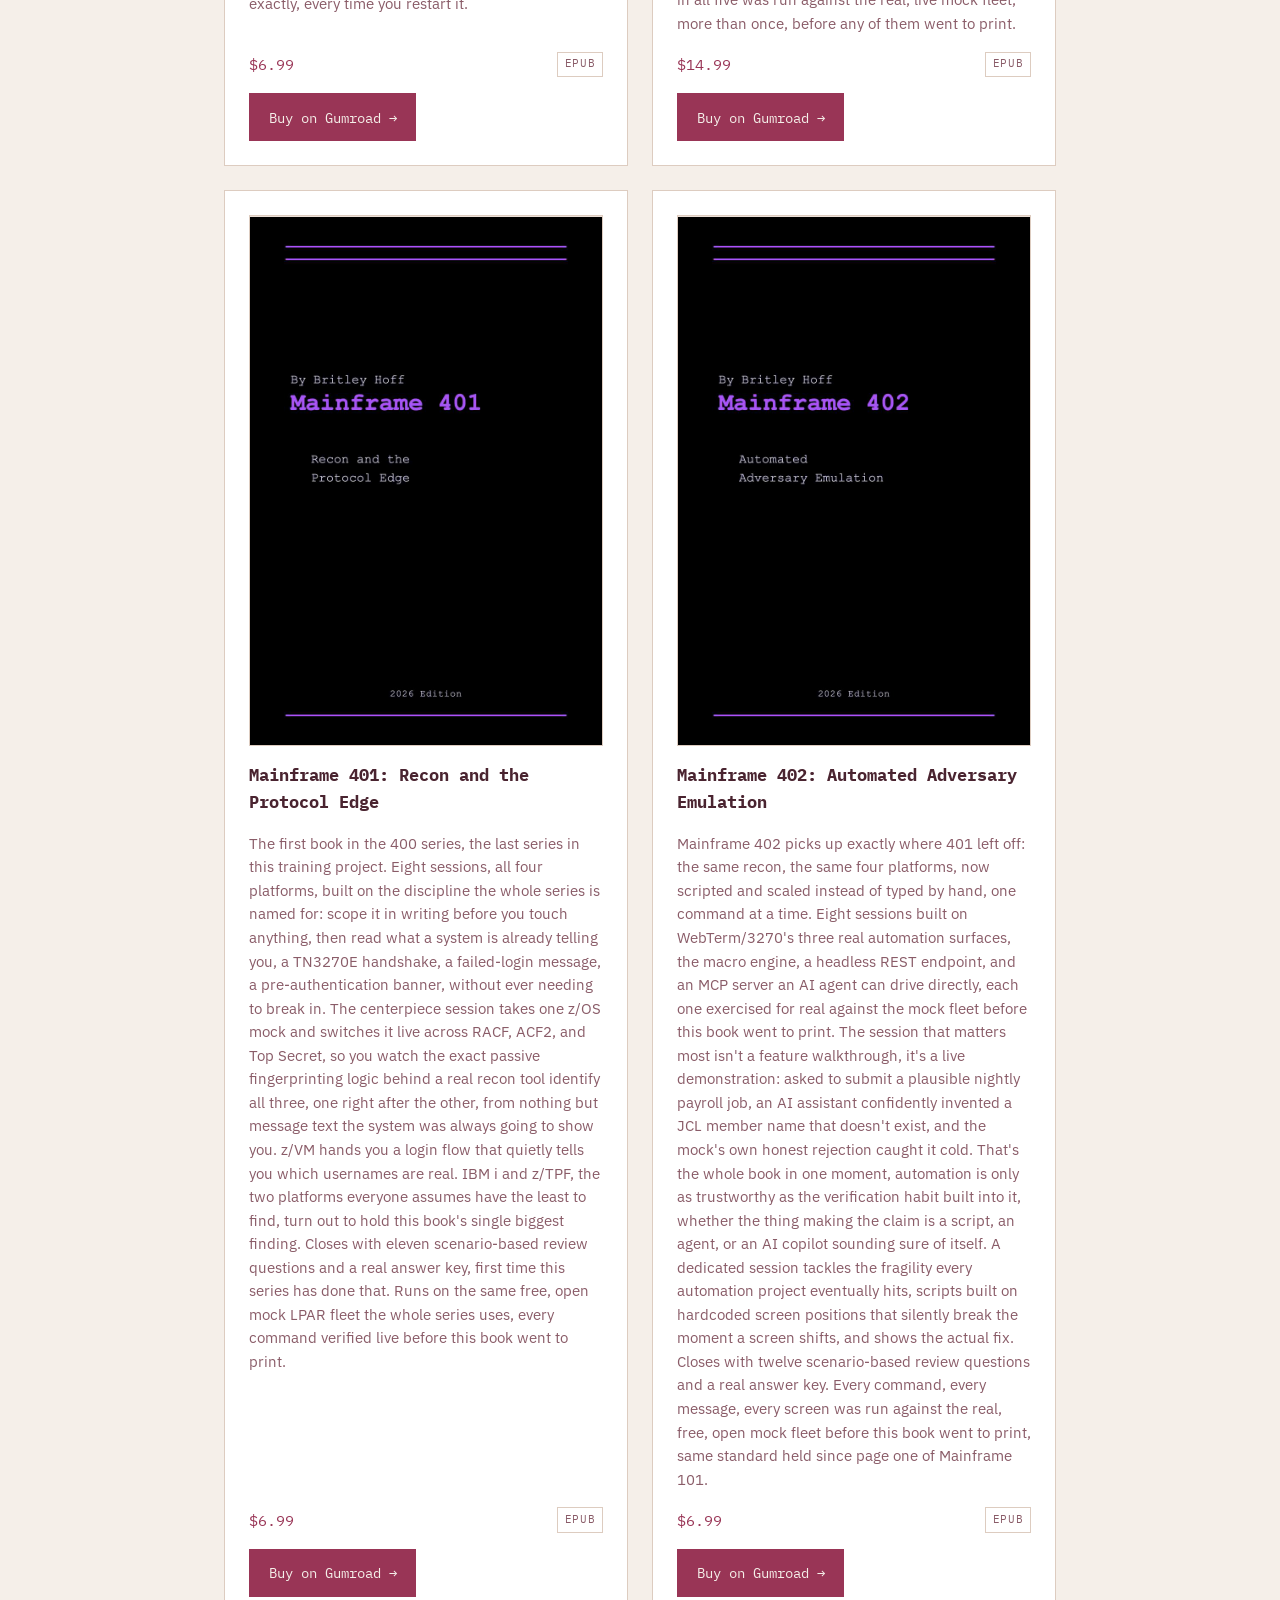
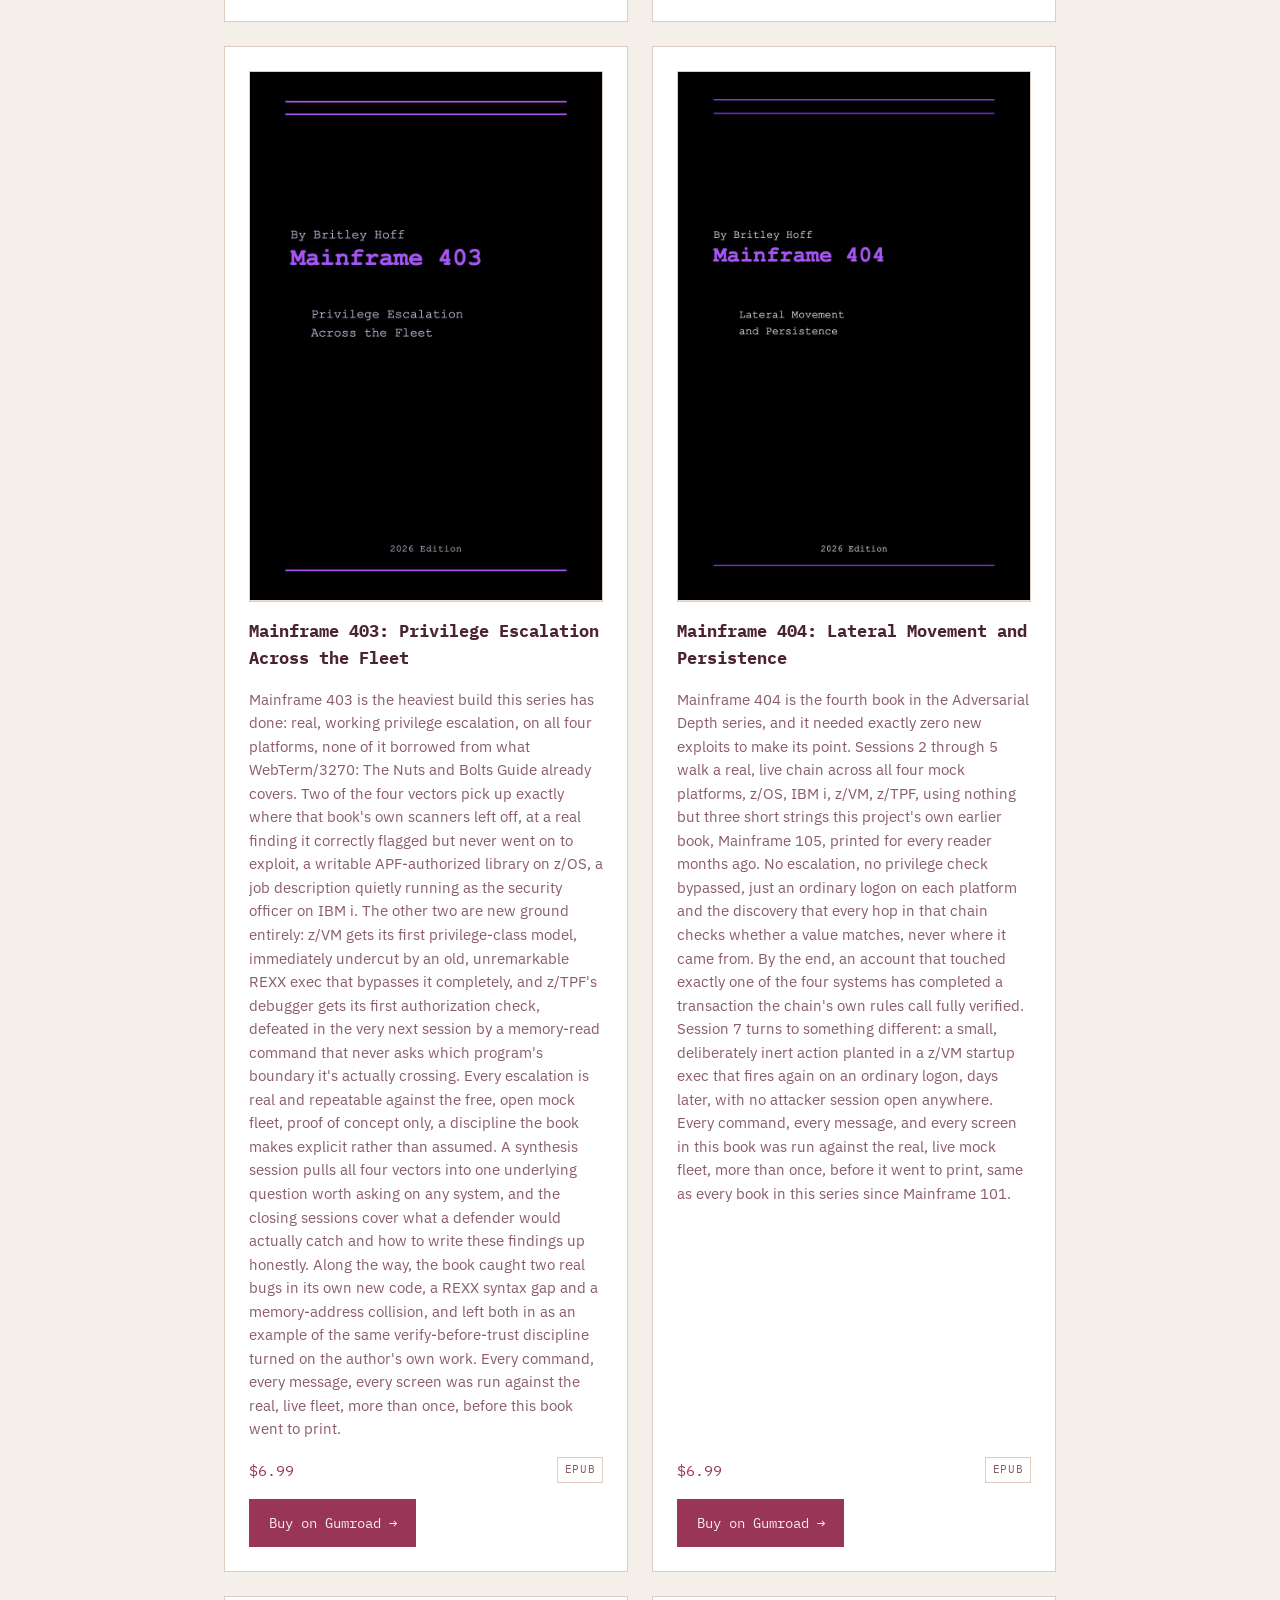
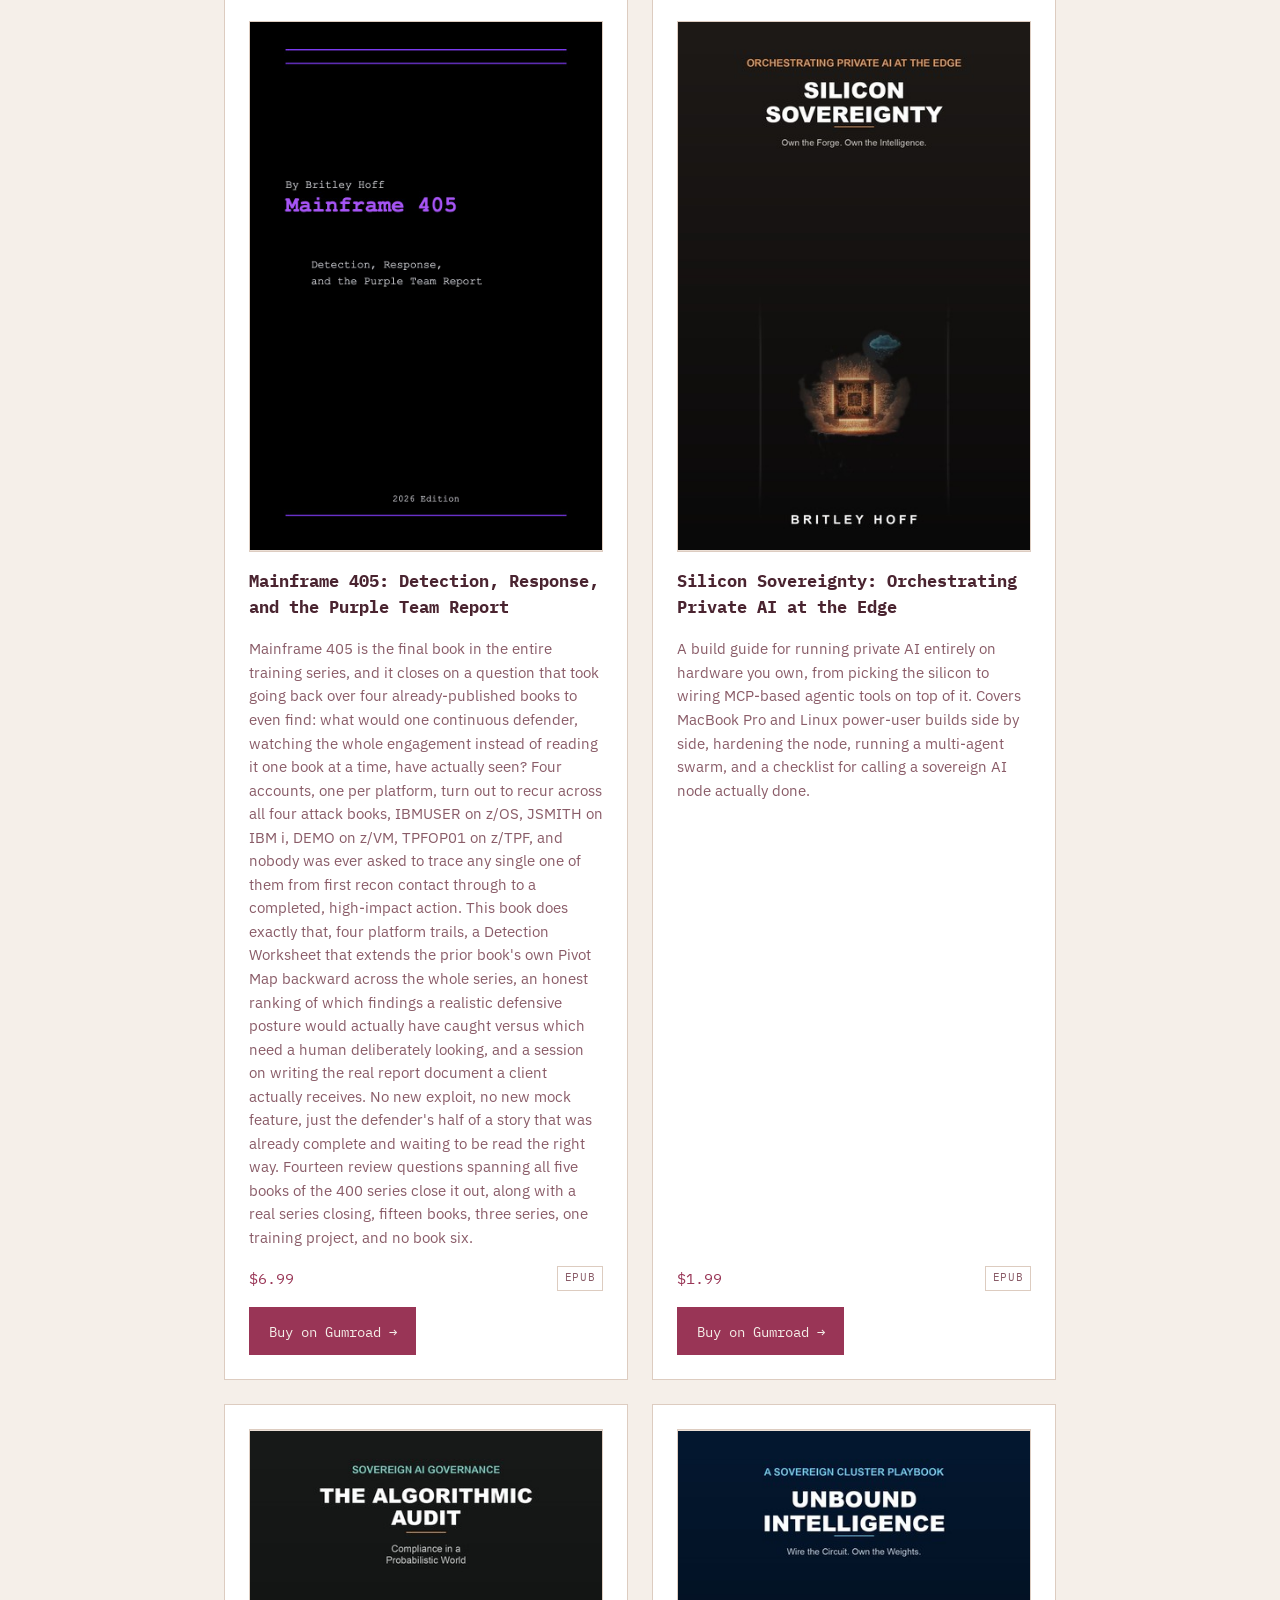
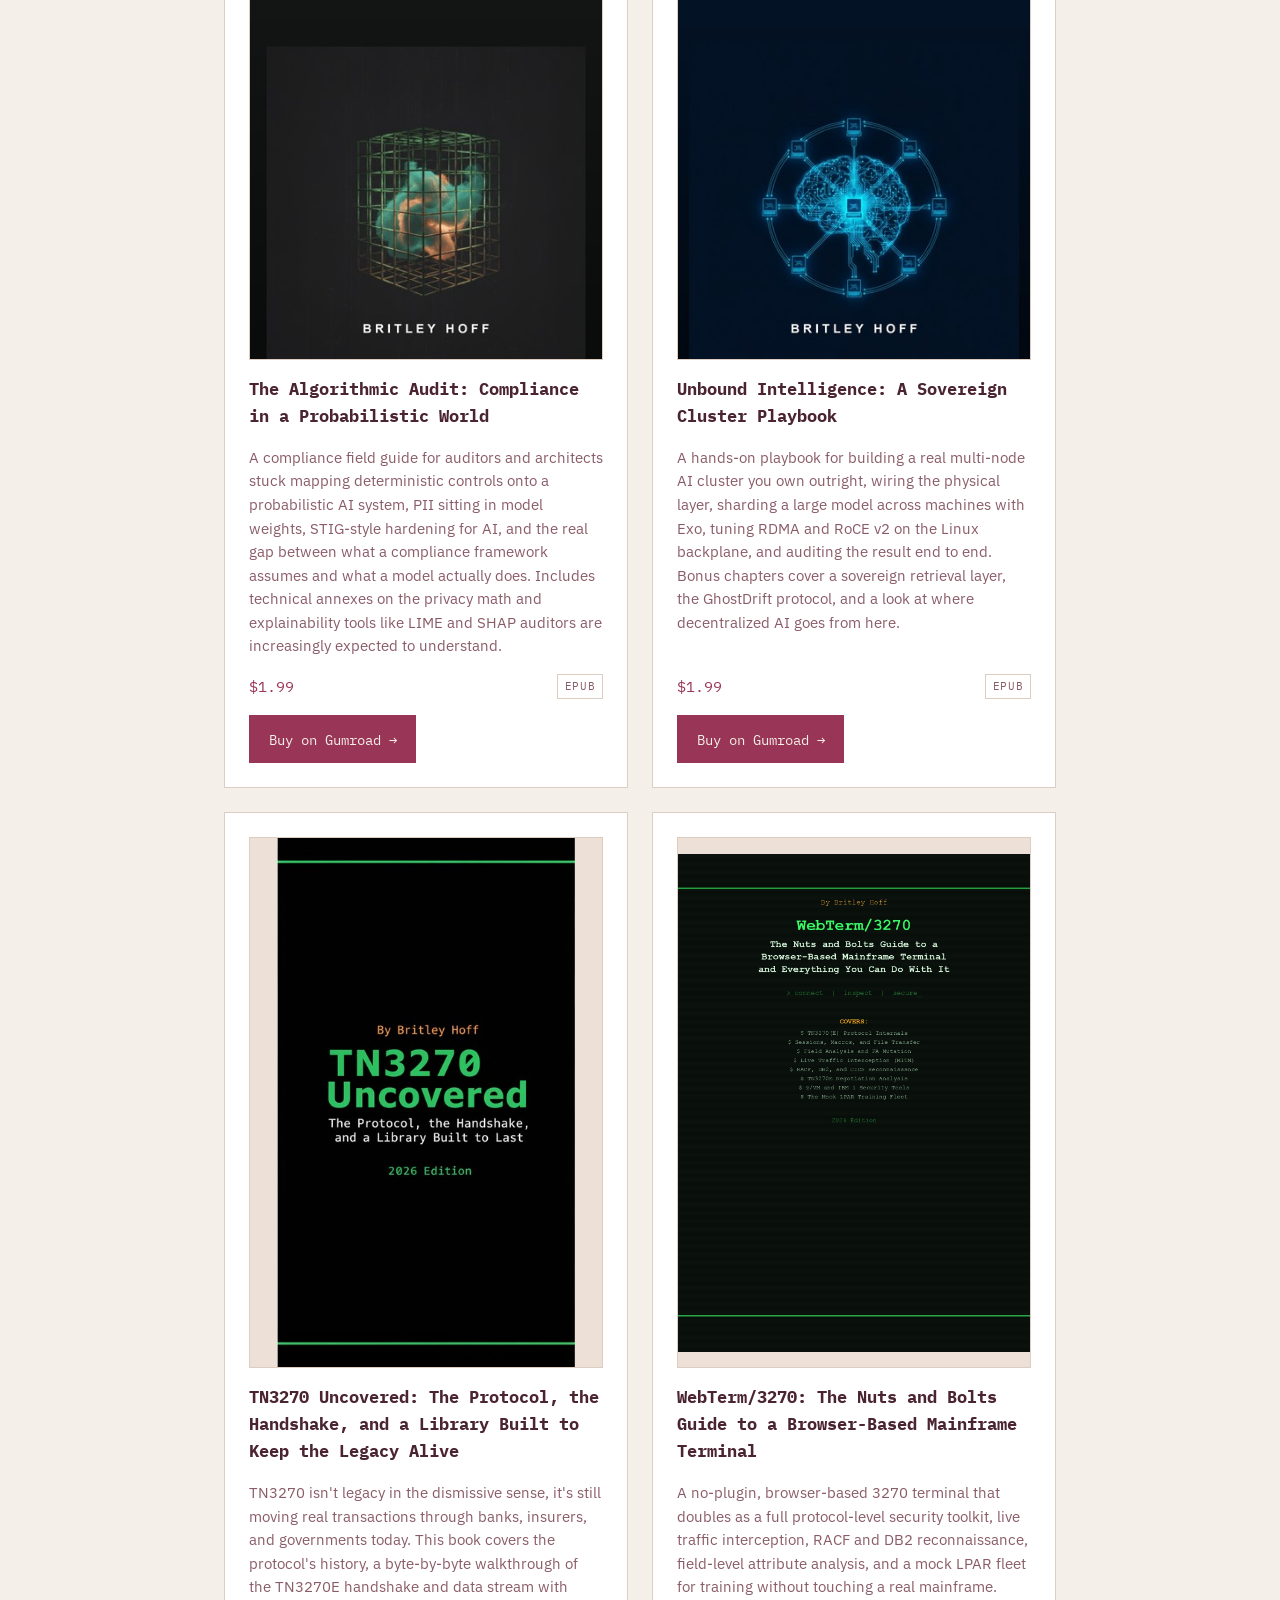
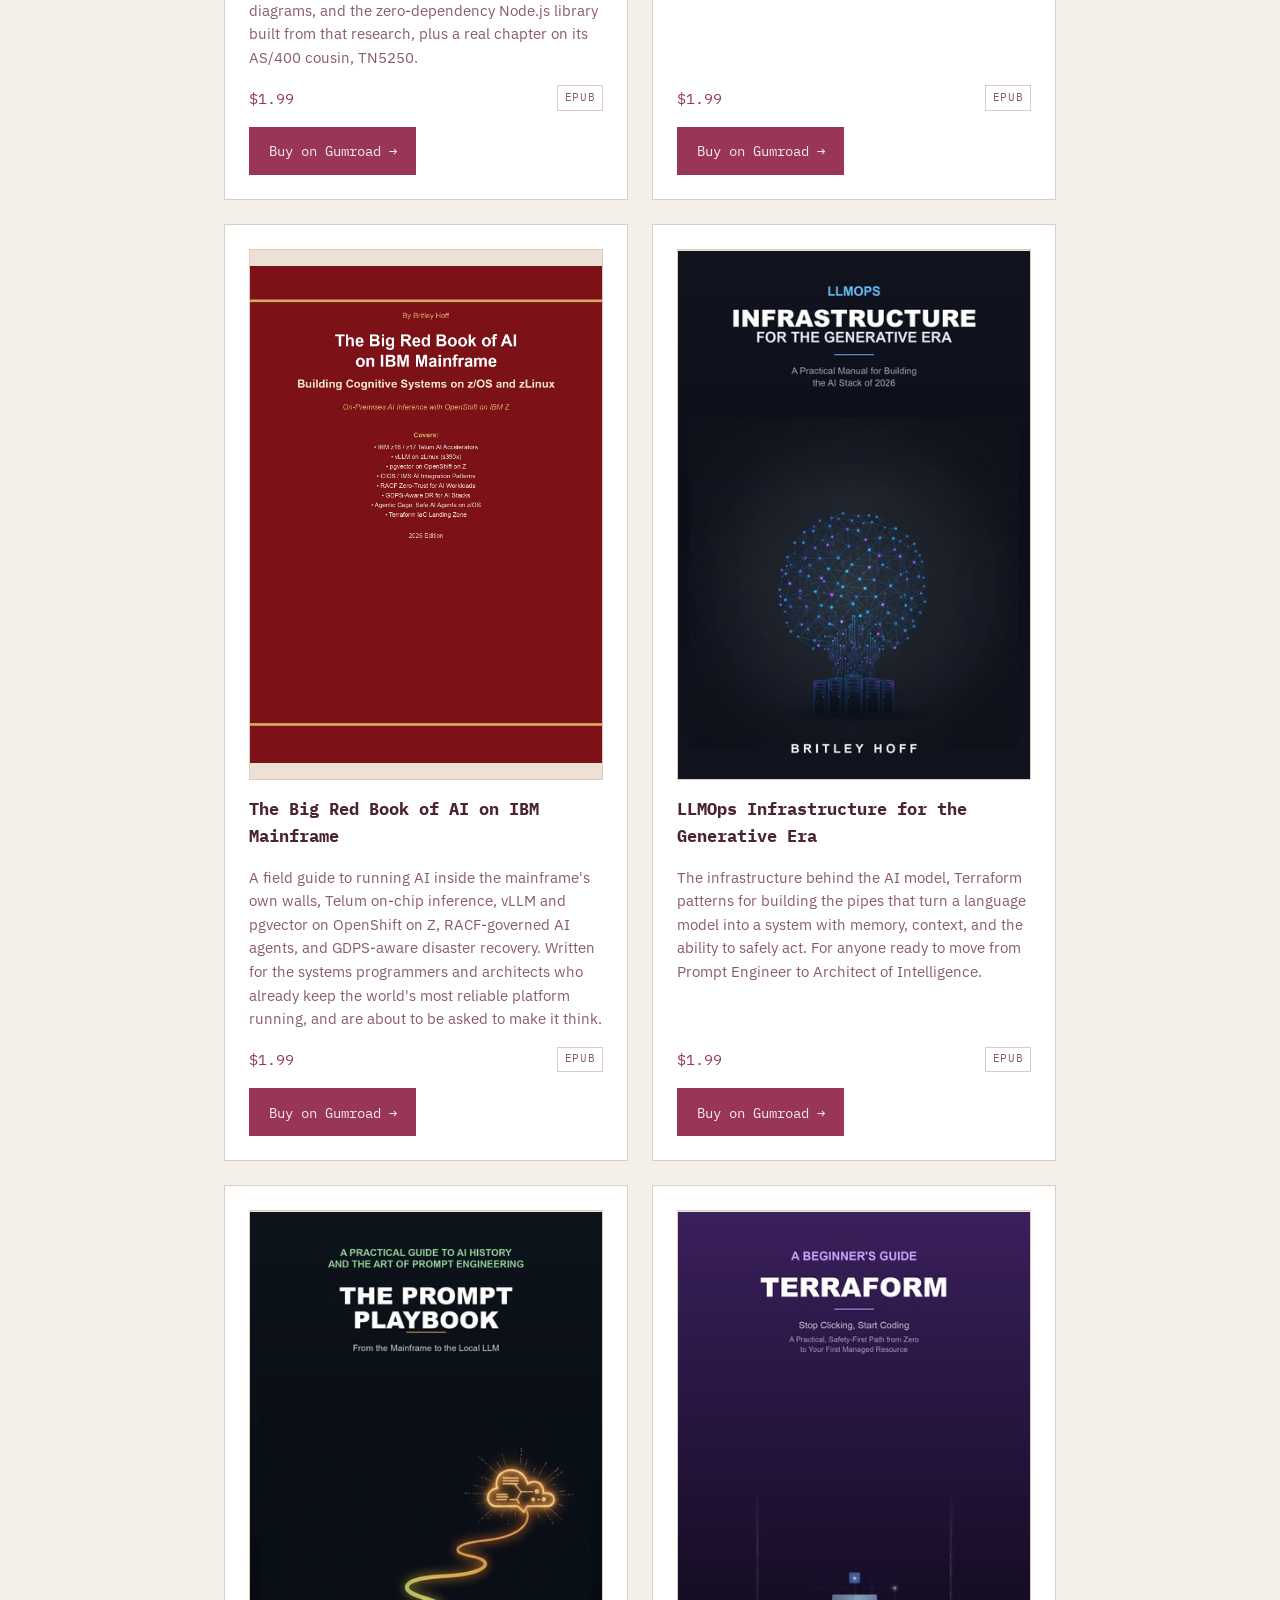
<file: books.html>
<!doctype html>
<html lang="en">
<head>
<meta charset="utf-8">
<meta name="viewport" content="width=device-width, initial-scale=1">
<title>Books — Britley Hoff</title>
<meta name="description" content="Books on private, auditable AI infrastructure by Britley Hoff. Direct sales via Gumroad.">
<link rel="stylesheet" href="styles.css">
</head>
<body>

<header class="hero-lite">
  <div class="wrap">
    <div class="session-tag">LU0 — WREN-CREATOR · BOOKS</div>
    <h1>BOOKS</h1>
    <p class="tagline">Private, auditable AI infrastructure, written for the people who have to build and run it.</p>
    <a class="back" href="https://britleyhoffconsulting.com">&larr; Back to britleyhoffconsulting.com</a>
  </div>
</header>

<section id="books">
  <div class="wrap">
    <p class="eyebrow">Catalog</p>
    <div class="book-grid" id="book-grid"></div>
  </div>
</section>

<footer>
  <div class="status-line">
    <div>
      <a href="mailto:britleyhoff@britleyhoffconsulting.com">britleyhoff@britleyhoffconsulting.com</a>
      <span class="sep">·</span>
      <a href="https://github.com/wren-creator">github.com/wren-creator</a>
      <span class="sep">·</span>
      <a href="https://linkedin.com/in/britley-h-2a429811">linkedin.com/in/britley-h-2a429811</a>
    </div>
    <div><span class="status-ready">SESSION READY</span></div>
  </div>
</footer>

<script src="data/books.js"></script>
<script>
  const grid = document.getElementById('book-grid');
  BOOKS.forEach((book) => {
    const card = document.createElement('div');
    card.className = 'book-card';
    card.innerHTML = `
      <img class="cover" src="${book.cover}" alt="${book.title} cover">
      <h2>${book.title}</h2>
      <p class="summary">${book.summary}</p>
      <div class="meta">
        <span class="price">${book.price}</span>
        <div class="formats">${book.formats.map(f => `<span>${f}</span>`).join('')}</div>
      </div>
      <a class="btn" href="${book.gumroadUrl}" target="_blank" rel="noopener">Buy on Gumroad &rarr;</a>
    `;
    grid.appendChild(card);
  });
</script>

</body>
</html>
</file>
<file: styles.css>
/* Books, direct-sales page. Same terminal-session identity as
   britleyhoffconsulting.com (dark = CRT default, light = paper). */

@import url('https://fonts.googleapis.com/css2?family=IBM+Plex+Mono:wght@400;500;600;700&family=IBM+Plex+Sans:wght@400;500;600&display=swap');

:root {
  --ink: #1a0a12;
  --ink-2: #241019;
  --ink-3: #341824;
  --wine: #993556;
  --rose: #d4537e;
  --rose-pale: #f4c0d1;
  --paper: #f5efe9;
  --paper-2: #ece0d7;
  --paper-3: #ddccc0;
  --ink-soft: #4a2430;

  --bg: var(--ink);
  --bg-panel: var(--ink-2);
  --bg-panel-2: var(--ink-3);
  --border: #55293a;
  --text: #f3e3e9;
  --text-dim: #c79aa8;
  --accent: var(--rose);
  --accent-soft: var(--rose-pale);

  --font-mono: 'IBM Plex Mono', ui-monospace, 'SF Mono', Menlo, Consolas, monospace;
  --font-sans: 'IBM Plex Sans', -apple-system, BlinkMacSystemFont, 'Segoe UI', sans-serif;

  color-scheme: dark;
}

@media (prefers-color-scheme: light) {
  :root {
    --bg: var(--paper);
    --bg-panel: #ffffff;
    --bg-panel-2: var(--paper-2);
    --border: var(--paper-3);
    --text: var(--ink-soft);
    --text-dim: #8a5c68;
    --accent: var(--wine);
    --accent-soft: var(--wine);
    color-scheme: light;
  }
}

* { box-sizing: border-box; }

html { scroll-behavior: smooth; }

body {
  margin: 0;
  background: var(--bg);
  color: var(--text);
  font-family: var(--font-sans);
  line-height: 1.6;
  -webkit-font-smoothing: antialiased;
}

a { color: var(--accent); }
a:focus-visible, button:focus-visible {
  outline: 2px solid var(--accent);
  outline-offset: 3px;
}

.wrap {
  max-width: 880px;
  margin: 0 auto;
  padding: 0 1.5rem;
}

/* ---------- eyebrow / field labels ---------- */
.eyebrow {
  font-family: var(--font-mono);
  font-size: 0.8rem;
  letter-spacing: 0.12em;
  color: var(--accent);
  text-transform: uppercase;
  display: flex;
  align-items: center;
  gap: 0.6em;
  margin: 0 0 1.25rem;
}
.eyebrow::before { content: '>>'; opacity: 0.7; }

/* ---------- slim header ---------- */
.hero-lite {
  border-bottom: 1px solid var(--border);
  padding: 3.5rem 0 3rem;
}
.hero-lite .session-tag {
  font-family: var(--font-mono);
  font-size: 0.75rem;
  color: var(--text-dim);
  margin-bottom: 1.5rem;
}
.hero-lite h1 {
  font-family: var(--font-mono);
  font-weight: 700;
  font-size: clamp(1.8rem, 4.5vw, 2.8rem);
  letter-spacing: -0.01em;
  margin: 0 0 0.75rem;
  color: var(--text);
}
.hero-lite .tagline {
  font-size: clamp(1rem, 2vw, 1.15rem);
  max-width: 52ch;
  color: var(--text-dim);
  margin: 0;
}
.hero-lite .back {
  display: inline-block;
  margin-top: 1.5rem;
  font-family: var(--font-mono);
  font-size: 0.85rem;
}

.btn {
  display: inline-flex;
  align-items: center;
  gap: 0.5em;
  font-family: var(--font-mono);
  font-size: 0.9rem;
  text-decoration: none;
  color: var(--bg);
  background: var(--accent);
  padding: 0.8em 1.3em;
  border: 1px solid var(--accent);
  transition: background 0.15s ease, color 0.15s ease;
}
.btn:hover { background: transparent; color: var(--accent); }

/* ---------- sections ---------- */
section { padding: 4rem 0 5rem; }

/* ---------- book grid ---------- */
.book-grid {
  display: grid;
  grid-template-columns: repeat(2, 1fr);
  gap: 1.5rem;
}
@media (max-width: 760px) {
  .book-grid { grid-template-columns: 1fr; }
}

.book-card {
  border: 1px solid var(--border);
  background: var(--bg-panel);
  padding: 1.5rem;
  display: flex;
  flex-direction: column;
  gap: 1rem;
}

.book-card .cover {
  width: 100%;
  aspect-ratio: 2 / 3;
  object-fit: contain;
  border: 1px solid var(--border);
  background: var(--bg-panel-2);
}

.book-card h2 {
  font-family: var(--font-mono);
  font-size: 1.05rem;
  margin: 0;
  color: var(--text);
}

.book-card .summary {
  margin: 0;
  color: var(--text-dim);
  font-size: 0.92rem;
  flex-grow: 1;
}

.book-card .meta {
  display: flex;
  align-items: center;
  justify-content: space-between;
  gap: 0.75rem;
  flex-wrap: wrap;
}

.book-card .price {
  font-family: var(--font-mono);
  font-size: 0.95rem;
  color: var(--accent);
}

.book-card .formats {
  display: flex;
  gap: 0.4rem;
  flex-wrap: wrap;
}
.book-card .formats span {
  font-family: var(--font-mono);
  font-size: 0.7rem;
  letter-spacing: 0.06em;
  border: 1px solid var(--border);
  padding: 0.25em 0.6em;
  color: var(--text-dim);
}

.book-card .btn { align-self: flex-start; }

/* ---------- status-line footer ---------- */
footer {
  border-top: 1px solid var(--border);
  background: var(--bg-panel);
  font-family: var(--font-mono);
  font-size: 0.78rem;
  color: var(--text-dim);
}
.status-line {
  display: flex;
  justify-content: space-between;
  align-items: center;
  flex-wrap: wrap;
  gap: 0.75rem;
  padding: 1rem 1.5rem;
  max-width: 880px;
  margin: 0 auto;
}
.status-line a { color: var(--text-dim); }
.status-line a:hover { color: var(--accent); }
.status-line .sep { opacity: 0.4; margin: 0 0.5em; }
.status-ready { color: var(--accent); }


/* ---------- search, filter pills, badges ---------- */
.catalog-controls { margin: 0 0 1.5rem; }
.search {
  width: 100%;
  padding: 0.7rem 0.9rem;
  background: var(--bg-panel);
  color: var(--text);
  border: 1px solid var(--border);
  border-radius: 4px;
  font-family: var(--font-mono);
  font-size: 0.95rem;
}
.search:focus { outline: 2px solid var(--accent); outline-offset: 1px; }
.pills { display: flex; flex-wrap: wrap; gap: 0.5rem; margin-top: 0.8rem; }
.pill {
  padding: 0.35rem 0.8rem;
  background: transparent;
  color: var(--text-dim);
  border: 1px solid var(--border);
  border-radius: 999px;
  font-family: var(--font-mono);
  font-size: 0.8rem;
  cursor: pointer;
}
.pill:hover { color: var(--text); border-color: var(--accent); }
.pill[aria-pressed="true"] { background: var(--accent); border-color: var(--accent); color: var(--bg); }
.pill:focus-visible { outline: 2px solid var(--accent); outline-offset: 2px; }
.result-count { margin: 0.8rem 0 0; font-family: var(--font-mono); font-size: 0.78rem; color: var(--text-dim); }
.no-results { font-family: var(--font-mono); color: var(--text-dim); }
.book-card[hidden], .no-results[hidden] { display: none; }
.cover-wrap { position: relative; }
.badge-new, .badge-bundle {
  position: absolute;
  top: 0.5rem;
  left: 0.5rem;
  padding: 0.15rem 0.55rem;
  border-radius: 3px;
  font-family: var(--font-mono);
  font-size: 0.7rem;
  font-weight: 700;
  letter-spacing: 0.08em;
  text-transform: uppercase;
  background: var(--accent);
  color: var(--bg);
}
.badge-bundle { background: var(--bg-panel-2); color: var(--accent-soft); border: 1px solid var(--accent); }
.badge-new + .badge-bundle { top: 2rem; }
.book-card.bundle { border-color: var(--accent); }
</file>
